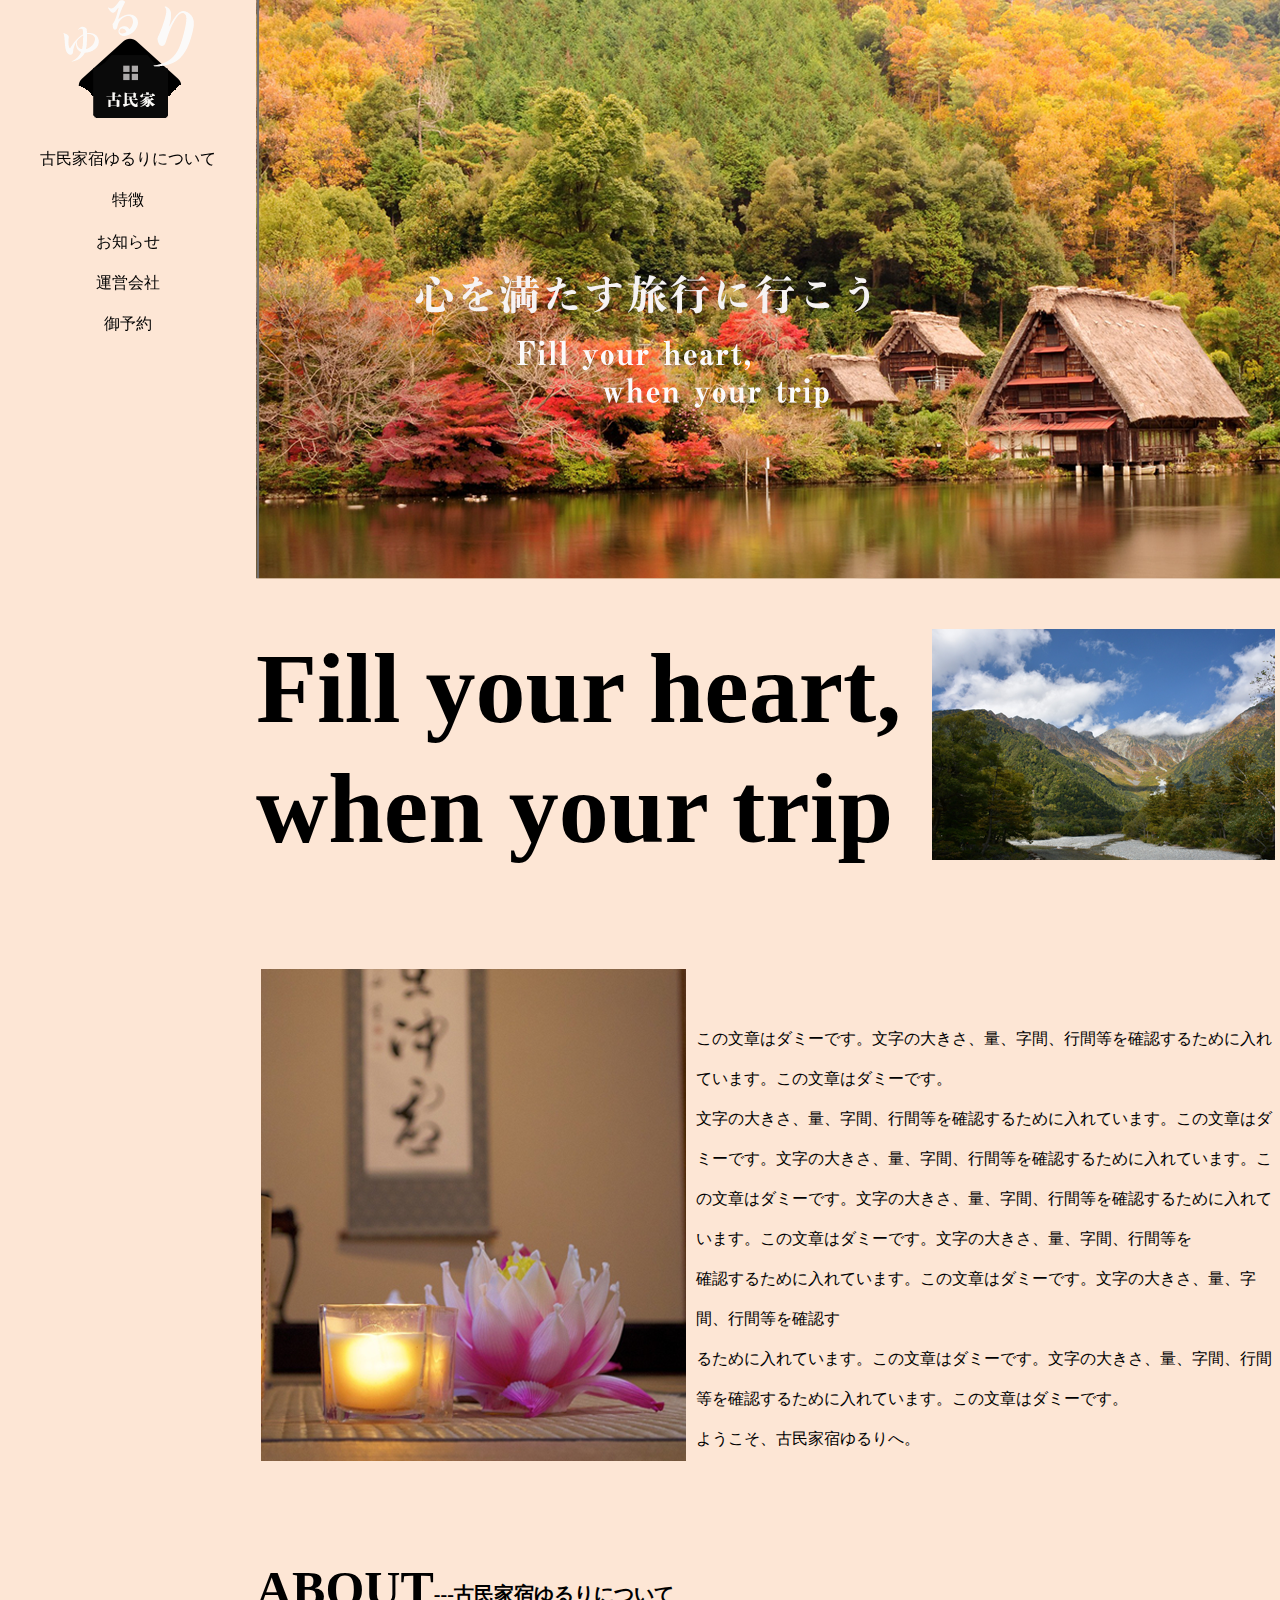
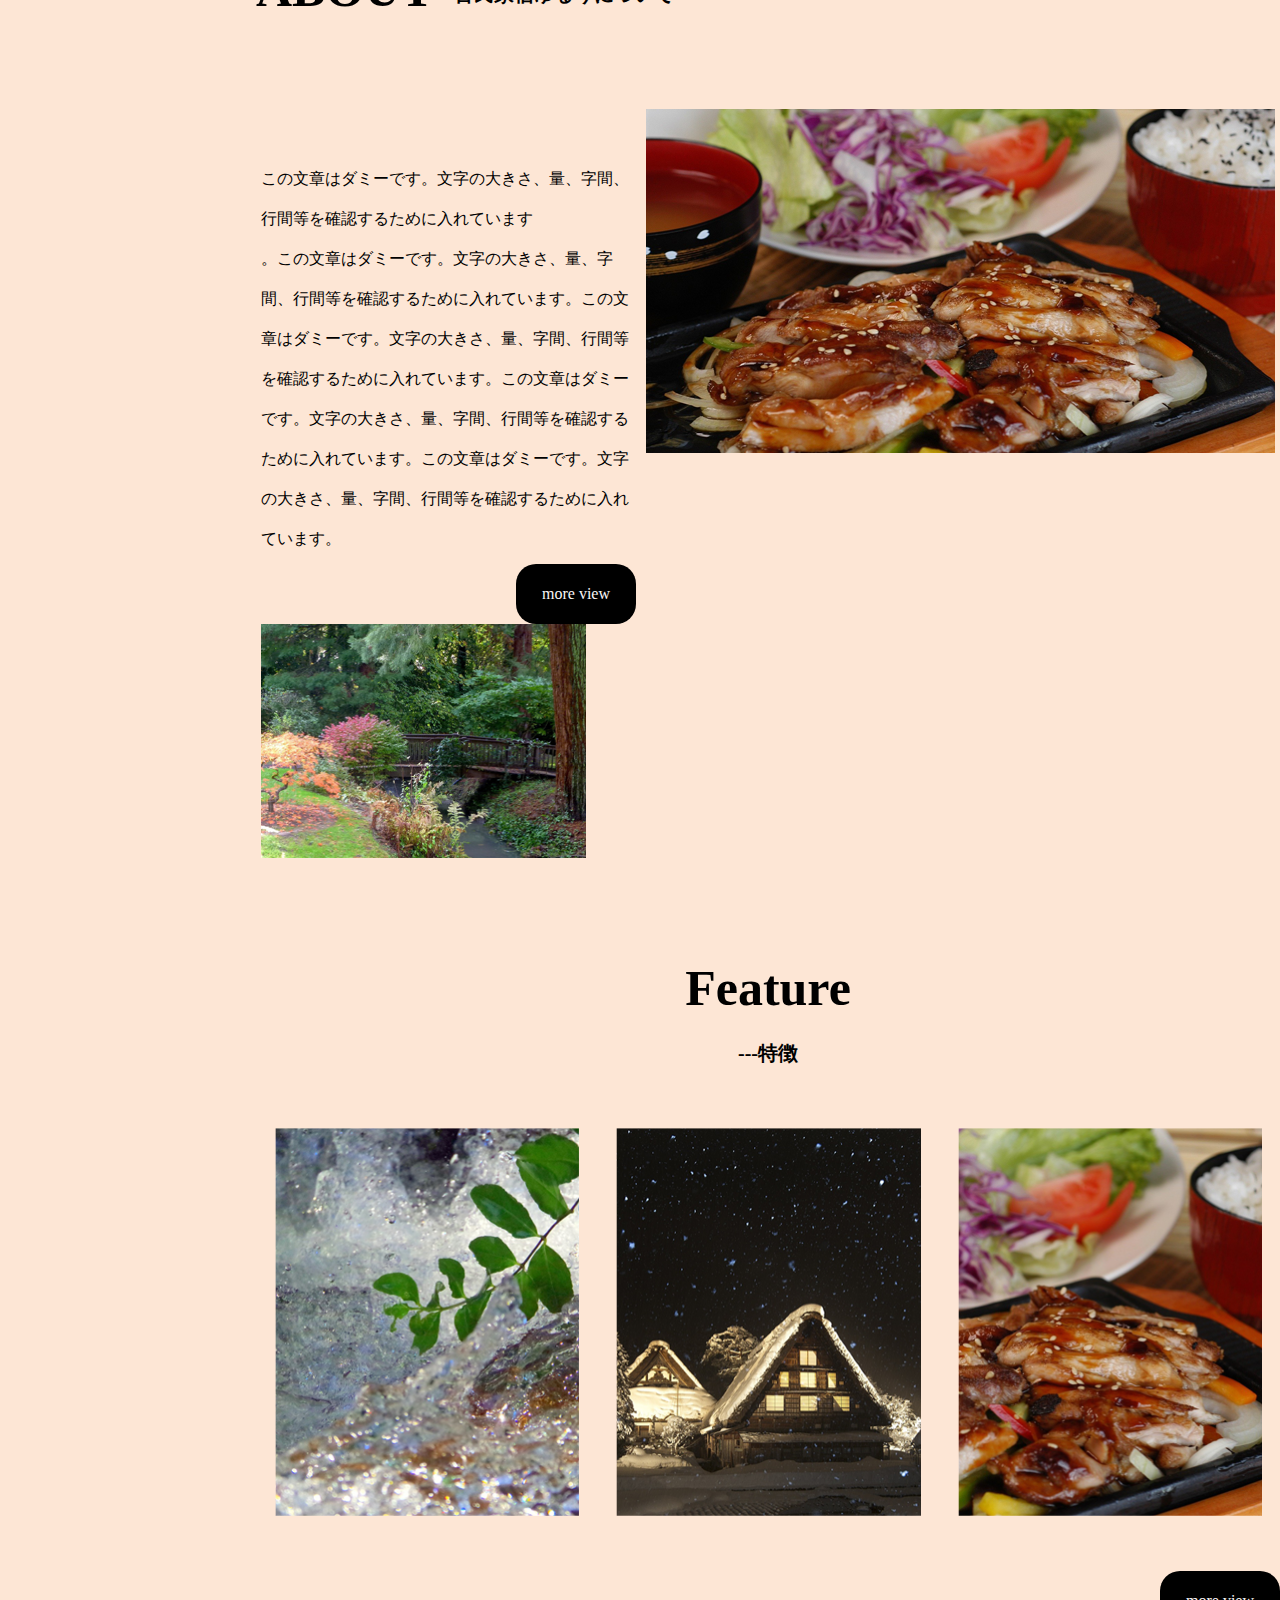
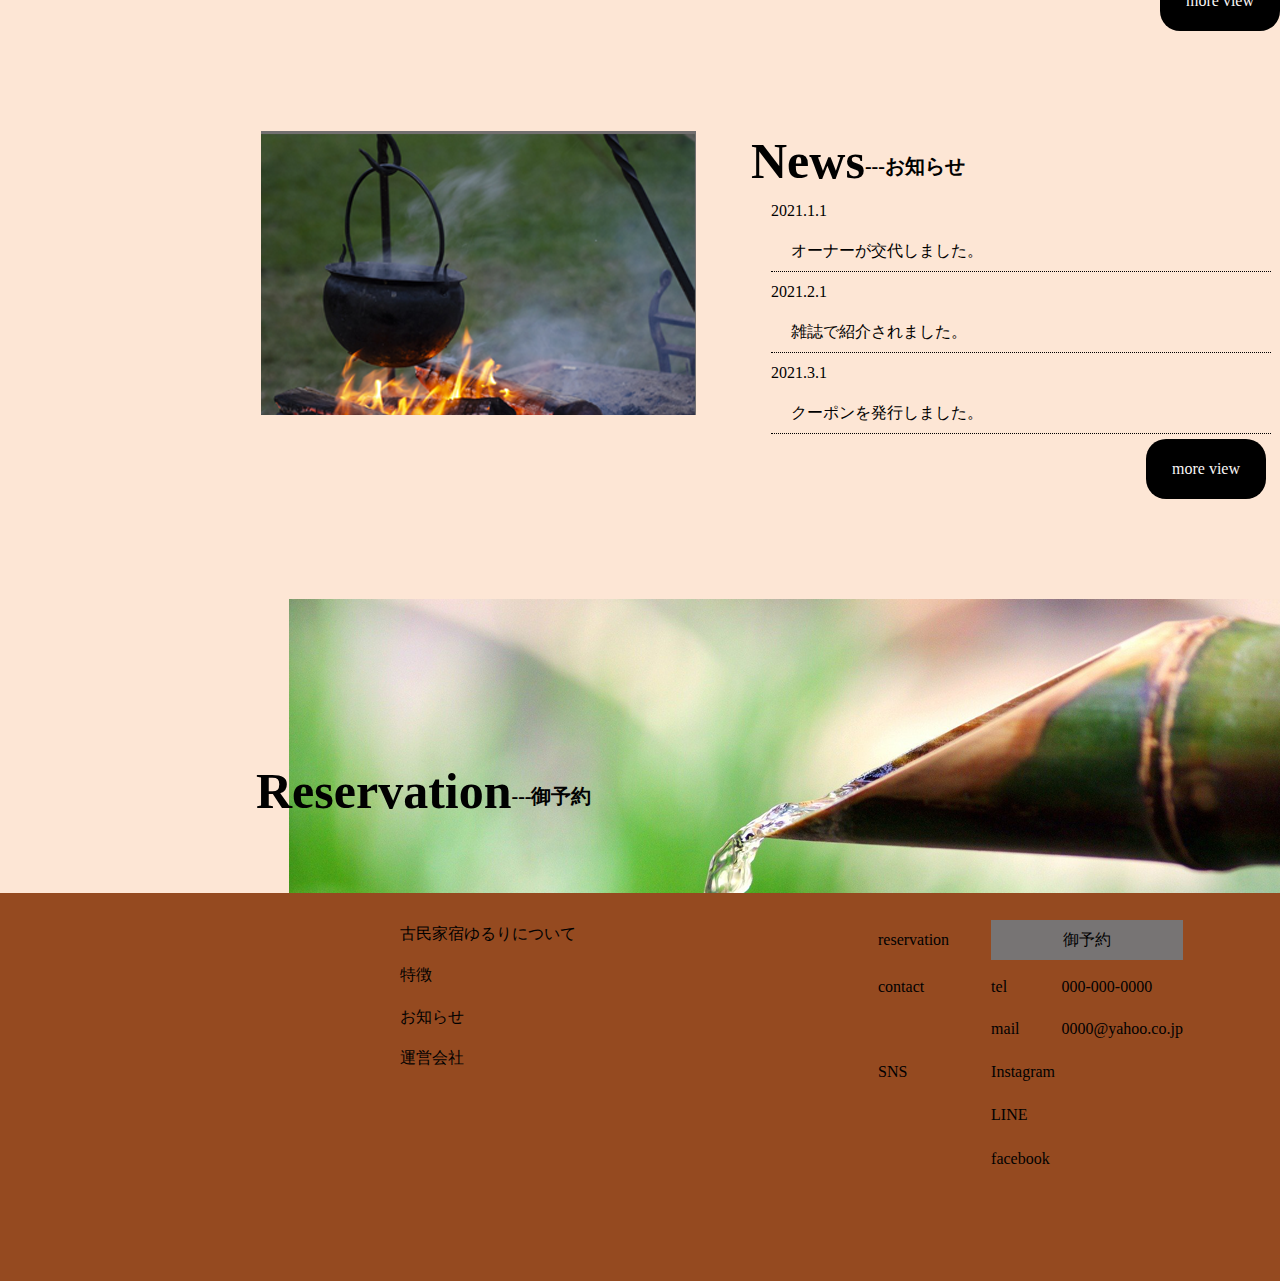
<file: index.html>
<!doctype html><html><head><meta charset="UTF-8"><meta name="keywords" content="旅館"><meta name="viewport" content="width=device-width, initial-scale=1"><meta name="description" content="このページは松本紗也加のportfolioです。">  <title>top｜古民家ゆるり</title><style type="text/css">* {padding: 0px;margin: 0px;border-style: none;vertical-align: middle;list-style-type: none;font-family: "Palatino Linotype", "Book Antiqua", Palatino, serif;font-style: normal;line-height: 2.5;}main {display: block;}body {background-color: #FDE6D5;}.all {/* [disabled]overflow: hidden; */}.side {/* [disabled]float: left; */width: 20%;text-align: center;height: 100%;position: fixed;left: 0px;top: 0px;}.right {/* [disabled]left: 250px; *//* [disabled]float: left; */width: 80%;margin-left: 20%;}.main-image {background-image: url(img/main-image.png);background-repeat: no-repeat;background-size: cover;background-position: center 0%;width: 100%;}.flex {padding: 50px 0px;display: flex;justify-content: space-between;}.flex p {padding: 0px 5px;}.flex-in {display: flex;flex-direction: column;}.flex-in p {padding: 0px 5px;}footer {display: flex;}h2 {font-size: 100px;line-height: 1.2;}h3 {font-size: 50px;line-height: 1.2;}h3 span  {font-size: 20px;line-height: normal;vertical-align: middle;}span:before {content: "---";}.flex-in   {padding-left: 0px;padding-top: 50px;padding-bottom: 50px;}.feature {margin: 0 auto;width: auto;}.feature .flex {justify-content: space-around;display: flex;}.news .flex-in p img {}.reservation p  {text-align: right;position: relative;}.reservation h3 {position: absolute;z-index: 999;margin-top: 130px;}.footer2 {margin-left: 100px;}.footer3 {margin-left: 300px;}footer {background-color: #954A20;width: １００％;padding-top: 20px;padding-bottom: 100px;padding-left: 300px;-webkit-box-sizing: border-box;-moz-box-sizing: border-box;box-sizing: border-box;}a  {text-decoration: none;color: #010101;}a:hover {color: #ACA9A9;}.footer-btn {padding: 0px 20px;background-color: #777474;margin: 5px 0px;text-align: center;}nav {margin-top: 20px;}.viewmore a   {background-color: #000000;border-radius: 20px;color: #FAF7F7;width: 100px;height: auto;float: none;margin-left: auto;margin-right: 0px;text-align: center;padding: 10px;margin-top: 5px;display: inline-block;}.viewmore p {text-align: right;}.feature h3 span {text-align: center;}.feature h3 {text-align: center;}.news dt {float: left;width: 500px;}.news dl {padding-left: 20px;}.news dd {padding-left: 20px;border-bottom: 1px dotted #000000;}.news .flex  {display: flex;justify-content: flex-start;}.news .flex h3, .news .flex dl {margin-left: 50px;}.footer3 td {padding-right: 40px;}.all {overflow: hidden;}</style><script type="text/javascript" src="js/jquery-3.5.1.min.js"></script></head><body><div class="all">    <div class="side">        <h1><a href="#"><img src="img/logo.png" width="131" height="118" alt="logo"/></a>        </h1>        <nav>            <ul>                <li><a href="about.html">古民家宿ゆるりについて</a></li>                <li><a href="feature.html">特徴</a></li>                <li><a href="news.html">お知らせ</a></li>                <li><a href="company.html">運営会社</a></li>                <li><a href="reservation.html">御予約</a></li>            </ul>        </nav>    </div>    <div class="right">                <div class="main-image"><img src="img/main-image.png" width="1080" height="579" alt="心を満たす良好に行こうfill your heart,when your trip"/></div>        <main>            <div class="next">                <div class="flex">                    <h2>Fill your heart,<br>                        when your trip                    </h2>                    <p><img src="img/photo-01.png" width="343" height="231" alt="山の画像"/></p>                </div>                <div class="flex">                    <p><img src="img/photo-02.png" width="425" height="492" alt="蝋燭と睡蓮"/></p>                    <div class="flex-in">                        <p>この文章はダミーです。文字の大きさ、量、字間、行間等を確認するために入れています。この文章はダミーです。</p>                        <p>文字の大きさ、量、字間、行間等を確認するために入れています。この文章はダミーです。文字の大きさ、量、字間、行間等を確認するために入れています。この文章はダミーです。文字の大きさ、量、字間、行間等を確認するために入れています。この文章はダミーです。文字の大きさ、量、字間、行間等を</p>                        <p>確認するために入れています。この文章はダミーです。文字の大きさ、量、字間、行間等を確認す</p>                        <p>るために入れています。この文章はダミーです。文字の大きさ、量、字間、行間等を確認するために入れています。この文章はダミーです。</p>                        <p>ようこそ、古民家宿ゆるりへ。</p>                    </div>                </div>            </div>                                                <section class="about">                <h3>ABOUT<span>古民家宿ゆるりについて</span></h3><br>    <div class="flex">        <div class="flex-in"><p>この文章はダミーです。文字の大きさ、量、字間、行間等を確認するために入れています</p>            <p>。この文章はダミーです。文字の大きさ、量、字間、行間等を確認するために入れています。この文章はダミーです。文字の大きさ、量、字間、行間等を確認するために入れています。この文章はダミーです。文字の大きさ、量、字間、行間等を確認するために入れています。この文章はダミーです。文字の大きさ、量、字間、行間等を確認するために入れています。<br>            </p>            <div class="viewmore">                <p><a href="about.html">more view</a></p>            </div>            <p><img src="img/photo-04.png" width="325" height="234" alt="庭園の中の橋"/></p>            </div>        <p><img src="img/photo-03.png" width="629" height="344" alt="照り焼き"/></p>    </div>            </section>            <div class="feature">                <h3>Feature<br><span>特徴</span></h3>                <div class="flex">                    <p><a href="feature.html"><img src="img/photo1.png" width="304" height="388" alt="水"/></a></p>                    <p><a href="feature.html"><img src="img/photo2.png" width="305" height="388" alt="夜空"/></a></p>                    <p><a href="feature.html"><img src="img/photo3.png" width="304" height="388" alt="照り焼き"/></a></p>                </div>                <div class="viewmore">                    <p><a href="feature.html">more view</a></p>                </div>            </div>            <div class="news">                <div class="flex">                        <div class="flex-in">                            <p><img src="img/photo-05.png" width="435" height="284" alt="火"/></p>                        </div>                    <div class="flex-in">                        <h3>News<span>お知らせ</span></h3>                        <dl>                            <dt>2021.1.1</dt>                            <dd>オーナーが交代しました。</dd>                            <dt>2021.2.1</dt>                            <dd>雑誌で紹介されました。</dd>                            <dt>2021.3.1</dt>                            <dd>クーポンを発行しました。</dd>                        </dl>                        <div class="viewmore">                            <p><a href="news.html">more view</a></p>                        </div>                    </div>                </div>            </div>            <div class="reservation">                <h3><a href="reservation.html">Reservation<span>御予約</span></a></h3>                <p><a href="reservation.html"><img src="img/photo-06.png" width="991" height="294" alt="鹿威し"/></a></p>            </div>        </main>     </div></div>        <footer>                        <div class="footer2">                <ul>                    <li><a href="about.html">古民家宿ゆるりについて</a></li>                    <li><a href="feature.html">特徴</a></li>                    <li><a href="news.html">お知らせ</a></li>                    <li><a href="company.html">運営会社</a></li>                </ul>            </div>              <div class="footer3">                <table>                    <tbody>                        <tr>                            <td>reservation</td>                            <td colspan="2"><a href="reservation.html">                                <div class="footer-btn">御予約</div>                            </a></td>                        </tr>                        <tr>                            <td>contact</td>                            <td>tel </td>                            <td>000-000-0000</td>                        </tr>                        <tr>                            <td>&nbsp;</td>                            <td>mail</td>                            <td>0000@yahoo.co.jp</td>                        </tr>                        <tr>                            <td>SNS</td>                            <td colspan="2"><a href="#">Instagram</a></td>                        </tr>                        <tr>                            <td>&nbsp;</td>                            <td colspan="2"><a href="#">LINE</a></td>                        </tr>                        <tr>                            <td>&nbsp;</td>                            <td colspan="2"><a href="#">facebook</a></td>                        </tr>                    </tbody>                </table>            </div>        </footer></body></html>
</file>
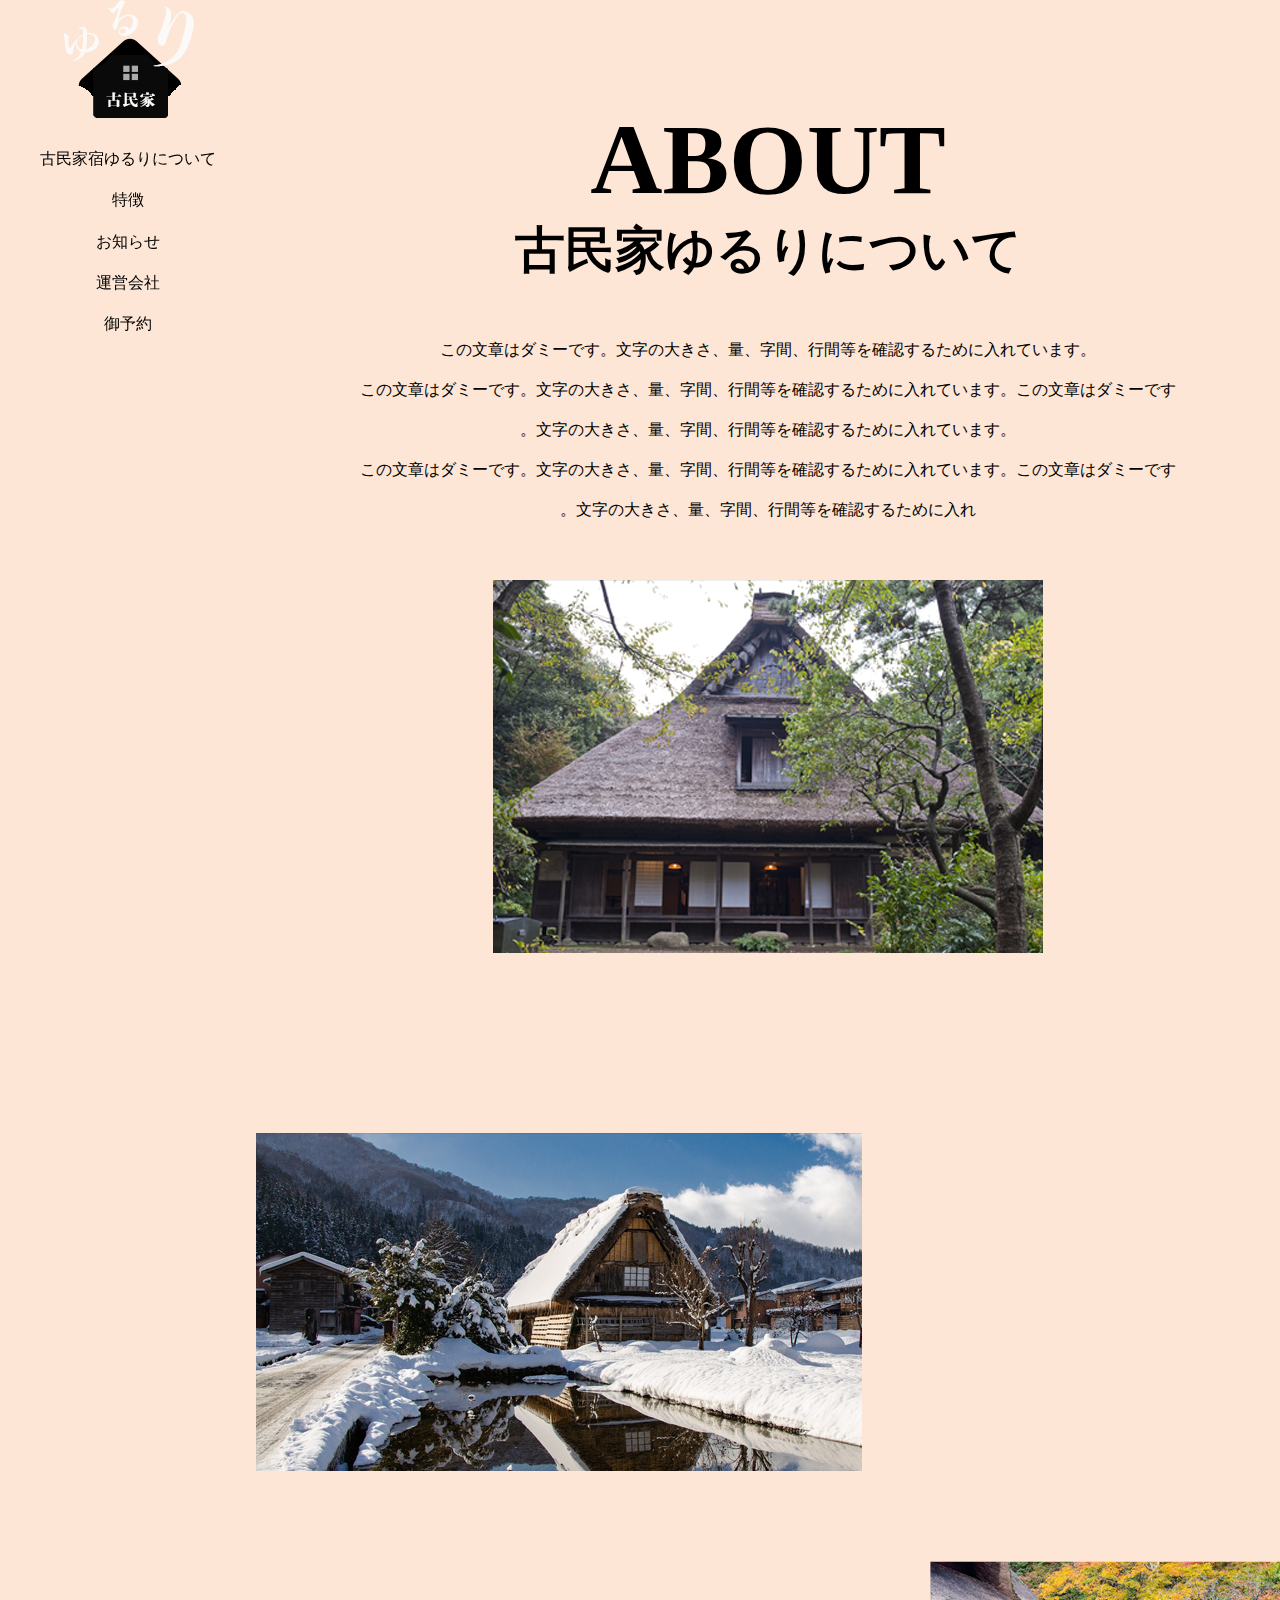
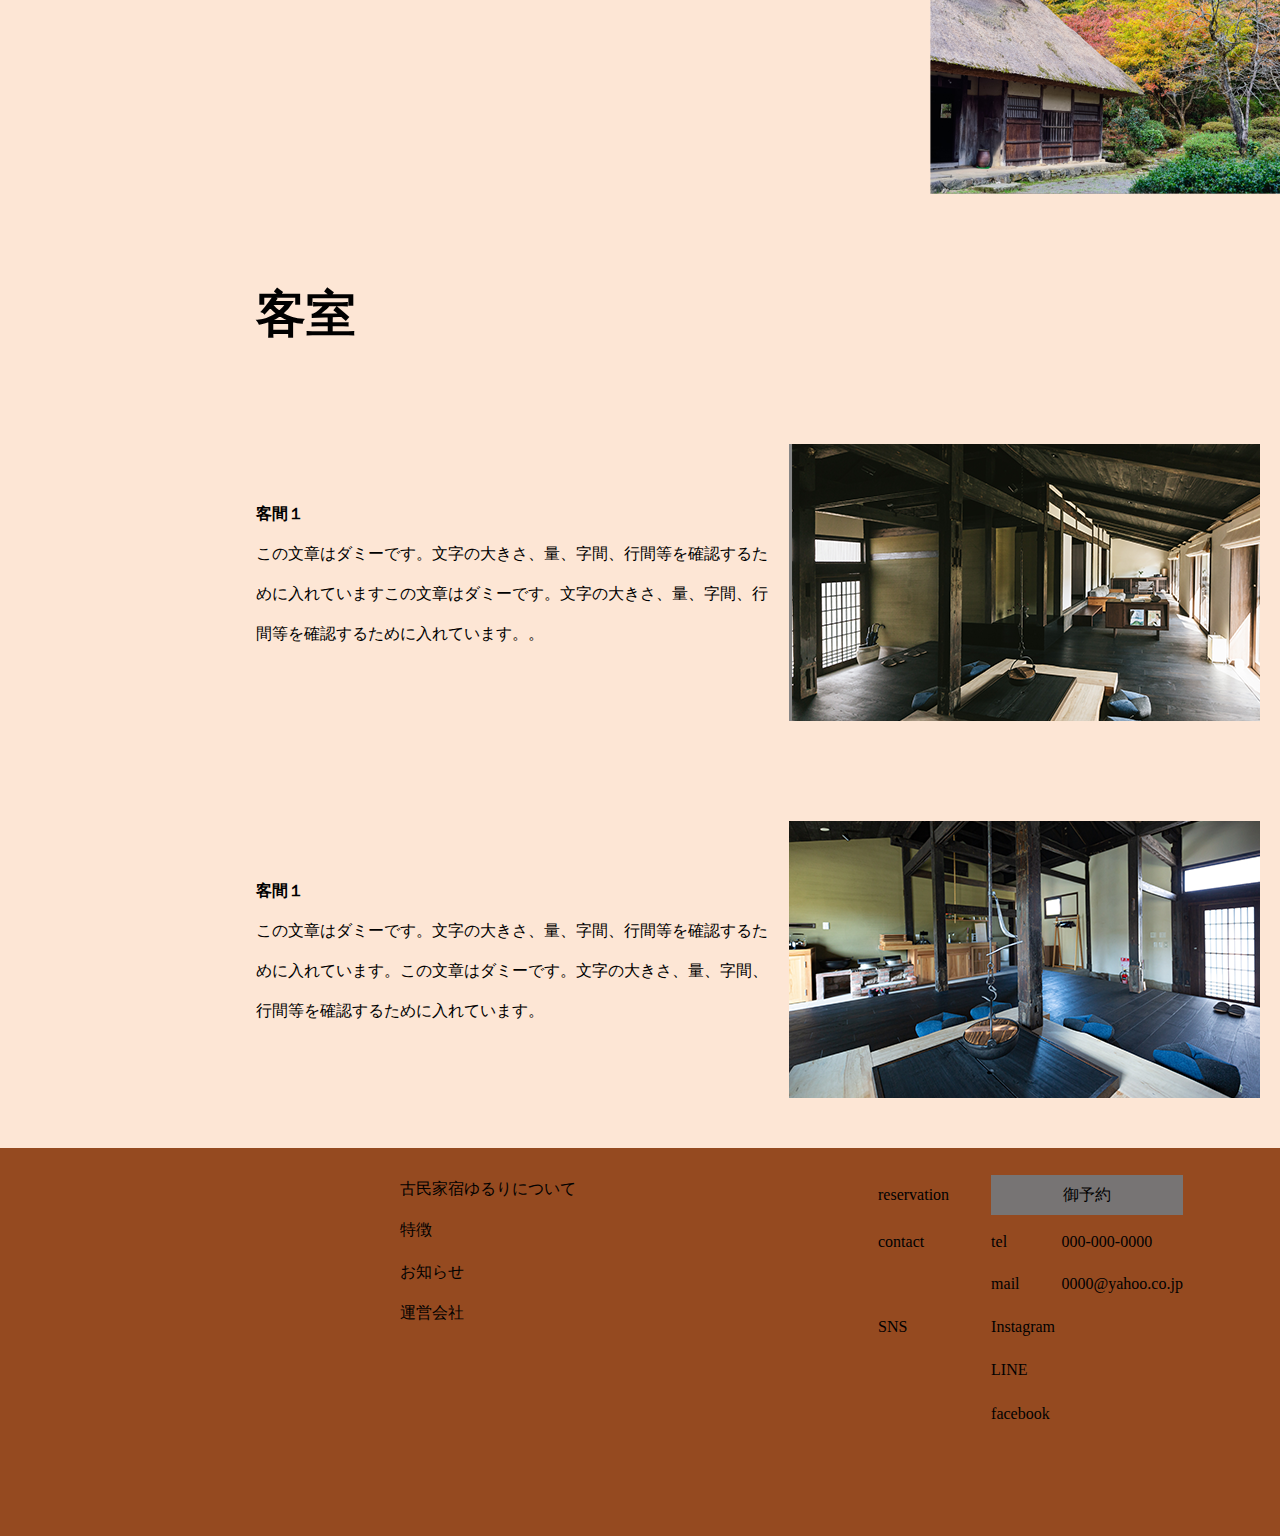
<file: about.html>
<!doctype html><html><head><meta charset="UTF-8"><meta name="keywords" content="旅館"><meta name="viewport" content="width=device-width, initial-scale=1"><meta name="description" content="このページは松本紗也加のportfolioです。">  <title>about｜古民家ゆるり</title><style type="text/css">* {padding: 0px;margin: 0px;border-style: none;vertical-align: middle;list-style-type: none;font-family: "Palatino Linotype", "Book Antiqua", Palatino, serif;font-style: normal;line-height: 2.5;}main {display: block;}body {background-color: #FDE6D5;}.all {/* [disabled]overflow: hidden; */}.side {/* [disabled]float: left; */width: 20%;text-align: center;height: 100%;position: fixed;left: 0px;top: 0px;}.right {/* [disabled]left: 250px; *//* [disabled]float: left; */width: 80%;margin-left: 20%;}.main-image {background-image: url(img/main-image.png);background-repeat: no-repeat;background-size: cover;background-position: center 0%;width: 100%;}.flex {padding-top: 50px;padding-right: 0px;padding-bottom: 50px;display: flex;}.flex-in {display: flex;flex-direction: column;padding: 50px 0px;text-align: left;}h2 {font-size: 100px;line-height: 1.2;}h3 {font-size: 50px;line-height: 1.2;padding-bottom: 50px;}h3 span  {font-size: 20px;line-height: normal;vertical-align: middle;}span:before {content: "---";}.footer2 {margin-left: 100px;}.footer3 {margin-left: 300px;}footer {background-color: #954A20;width: １００％;padding-top: 20px;padding-bottom: 100px;padding-left: 300px;-webkit-box-sizing: border-box;-moz-box-sizing: border-box;box-sizing: border-box;display: flex;}a {text-decoration: none;color: #010101;}a:hover {color: #ACA9A9;}.footer-btn {padding: 0px 20px;background-color: #777474;margin: 5px 0px;text-align: center;}nav {margin-top: 20px;}.footer3 td {padding-right: 40px;}.all {overflow: hidden;}.right main h2 {text-align: center;}.right main .ttl_sub {text-align: center;}.p_center   {text-align: center;margin-bottom: 20vh;}.p_left   {text-align: left;}.p_right   {text-align: right;margin-top: 10vh;margin-bottom: 10vh;}.flex p img {padding: 0px 20px;}.about p {text-align: center;}.about {padding-top: 100px;padding-bottom: 50px;}</style><script type="text/javascript" src="js/jquery-3.5.1.min.js"></script></head><body><div class="all">    <div class="side">        <h1><a href="index.html"><img src="img/logo.png" width="131" height="118" alt="logo"/></a>        </h1>        <nav>            <ul>                <li><a href="about.html">古民家宿ゆるりについて</a></li>                <li><a href="feature.html">特徴</a></li>                <li><a href="news.html">お知らせ</a></li>                <li><a href="company.html">運営会社</a></li>                <li><a href="reservation.html">御予約</a></li>            </ul>        </nav>    </div>    <div class="right">        <main>            <section class="about">    <h2>ABOUT</h2>                <h3 class="ttl_sub">古民家ゆるりについて</h3>                                <p>この文章はダミーです。文字の大きさ、量、字間、行間等を確認するために入れています。</p>                <p>この文章はダミーです。文字の大きさ、量、字間、行間等を確認するために入れています。この文章はダミーです</p>                <p>。文字の大きさ、量、字間、行間等を確認するために入れています。</p>                <p>この文章はダミーです。文字の大きさ、量、字間、行間等を確認するために入れています。この文章はダミーです</p>                <p>。文字の大きさ、量、字間、行間等を確認するために入れ</p>              </section>            <section class="about_sub">                <p class="p_center"><img src="img/aboutphoto3.png" width="550" height="373" alt="茅葺きの家"/></p>                <p class="p_left"><img src="img/aboutphoto2.png" width="606" height="338" alt="雪の家"/></p>                <p class="p_right"><img src="img/aboutphoto1.png" width="350" height="233" alt="秋の家"/></p>            </section>            <section class="room">                 <h3>客室</h3>                <div class="flex">                    <div class="flex-in">                        <h4>客間１</h4>                        <p>この文章はダミーです。文字の大きさ、量、字間、行間等を確認するために入れていますこの文章はダミーです。文字の大きさ、量、字間、行間等を確認するために入れています。。</p>                    </div>                    <p><img src="img/room1.png" width="471" height="277" alt="日本家屋の中"/></p>                    </div>                <div class="flex">                    <div class="flex-in">                        <h4>客間１</h4>                        <p>この文章はダミーです。文字の大きさ、量、字間、行間等を確認するために入れています。この文章はダミーです。文字の大きさ、量、字間、行間等を確認するために入れています。</p>                    </div>                    <p><img src="img/romm2.png" width="471" height="277" alt="日本家屋の中"/></p>              </div>            </section>        </main>     </div></div>        <footer>                        <div class="footer2">                <ul>                    <li><a href="about.html">古民家宿ゆるりについて</a></li>                    <li><a href="feature.html">特徴</a></li>                    <li><a href="news.html">お知らせ</a></li>                    <li><a href="company.html">運営会社</a></li>                </ul>            </div>              <div class="footer3">                <table>                    <tbody>                        <tr>                            <td>reservation</td>                            <td colspan="2"><a href="reservation.html">                                <div class="footer-btn">御予約</div>                            </a></td>                        </tr>                        <tr>                            <td>contact</td>                            <td>tel </td>                            <td>000-000-0000</td>                        </tr>                        <tr>                            <td>&nbsp;</td>                            <td>mail</td>                            <td>0000@yahoo.co.jp</td>                        </tr>                        <tr>                            <td>SNS</td>                            <td colspan="2"><a href="#">Instagram</a></td>                        </tr>                        <tr>                            <td>&nbsp;</td>                            <td colspan="2"><a href="#">LINE</a></td>                        </tr>                        <tr>                            <td>&nbsp;</td>                            <td colspan="2"><a href="#">facebook</a></td>                        </tr>                    </tbody>                </table>            </div>        </footer></body></html>
</file>
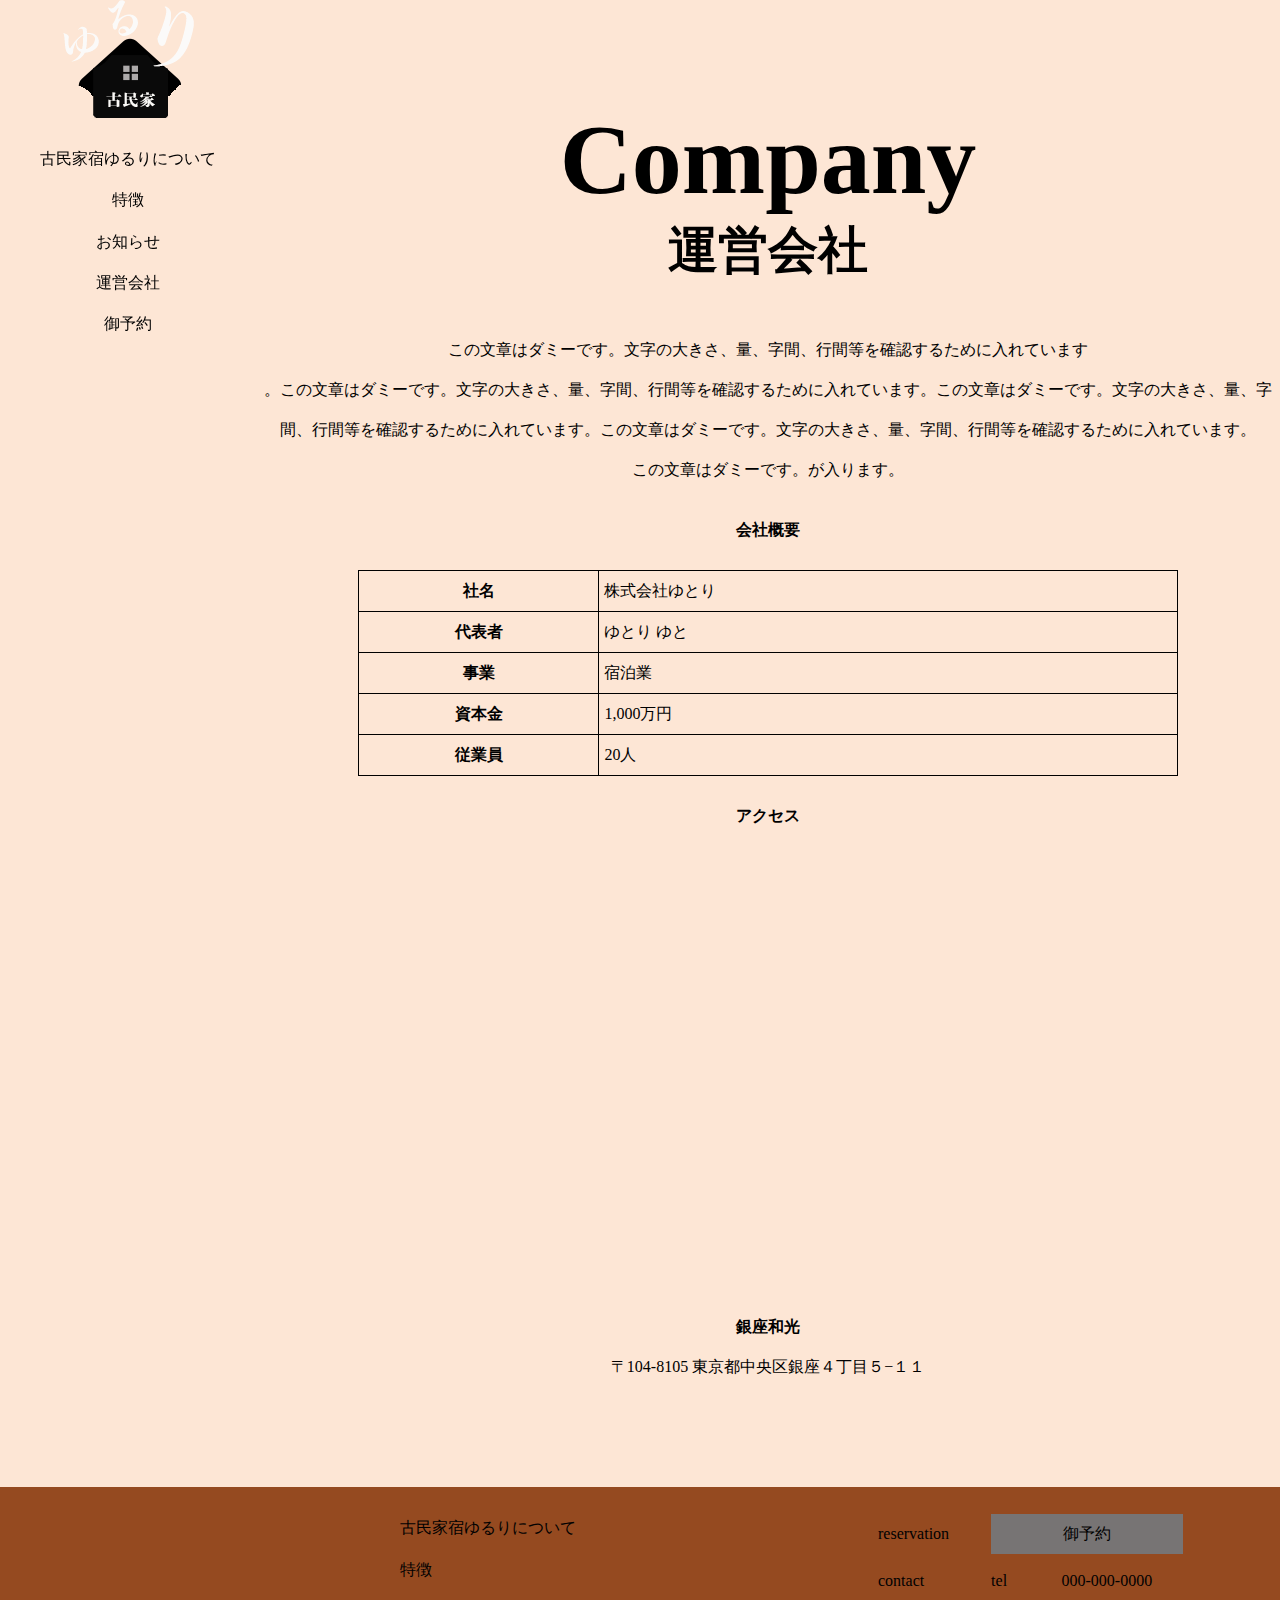
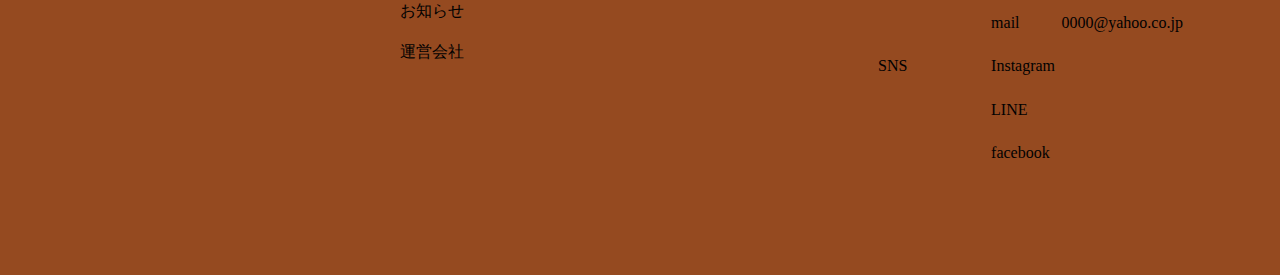
<file: company.html>
<!doctype html><html><head><meta charset="UTF-8"><meta name="keywords" content="旅館"><meta name="viewport" content="width=device-width, initial-scale=1"><meta name="description" content="このページは松本紗也加のportfolioです。"><title>company｜古民家ゆるり</title><style type="text/css">* {padding: 0px;margin: 0px;border-style: none;vertical-align: middle;list-style-type: none;font-family: "Palatino Linotype", "Book Antiqua", Palatino, serif;font-style: normal;line-height: 2.5;}main {display: block;}body {background-color: #FDE6D5;}.all {/* [disabled]overflow: hidden; */}.side {/* [disabled]float: left; */width: 20%;text-align: center;height: 100%;position: fixed;left: 0px;top: 0px;}.right {/* [disabled]left: 250px; *//* [disabled]float: left; */width: 80%;margin-left: 20%;}.main-image {background-image: url(img/main-image.png);background-repeat: no-repeat;background-size: cover;background-position: center 0%;width: 100%;}.flex {padding-top: 50px;padding-right: 0px;padding-bottom: 50px;display: flex;-webkit-box-sizing: border-box;-moz-box-sizing: border-box;box-sizing: border-box;align-items: center;}.flex-in {display: flex;flex-direction: column;text-align: left;padding-right: 20px;}footer {display: flex;}h2 {font-size: 100px;line-height: 1.2;text-align: center;}h3 {font-size: 50px;line-height: 1.2;padding-bottom: 50px;}h3 span  {font-size: 20px;line-height: normal;vertical-align: middle;}span:before {content: "---";}.flex-in   {padding-left: 0px;padding-top: 50px;padding-bottom: 50px;}.footer2 {margin-left: 100px;}.footer3 {margin-left: 300px;}footer {background-color: #954A20;width: １００％;padding-top: 20px;padding-bottom: 100px;padding-left: 300px;-webkit-box-sizing: border-box;-moz-box-sizing: border-box;box-sizing: border-box;}a {text-decoration: none;color: #010101;}a:hover {color: #ACA9A9;}.footer-btn {padding: 0px 20px;background-color: #777474;margin: 5px 0px;text-align: center;}nav {margin-top: 20px;}.footer3 td {padding-right: 40px;border-style: none;}.all {overflow: hidden;}.right main h2 {text-align: center;}.right main .ttl_sub {text-align: center;}.commpany table {margin: 0 auto;width: 800px;}.commpany table td {text-align: left;}h4 {margin: 20px 0px;text-align: center;}.commpany p {text-align: center;}section {padding-top: 100px;padding-bottom: 100px;}.commpany th ,td{border: 1px solid #000000;border-collapse: collapse;}.commpany table {width: 80%;border-collapse: collapse;}.commpany td {padding-left: 5px;}</style><script type="text/javascript" src="js/jquery-3.5.1.min.js"></script></head><body><div class="all">    <div class="side">        <h1><a href="index.html"><img src="img/logo.png" width="131" height="118" alt=""/></a>        </h1>        <nav>            <ul>                <li><a href="about.html">古民家宿ゆるりについて</a></li>                <li><a href="feature.html">特徴</a></li>                <li><a href="news.html">お知らせ</a></li>                <li><a href="company.html">運営会社</a></li>                <li><a href="reservation.html">御予約</a></li>            </ul>        </nav>    </div>    <div class="right">        <main>            <section class="commpany">                <h2>Company</h2>                <h3 class="ttl_sub">運営会社</h3>                                <p>この文章はダミーです。文字の大きさ、量、字間、行間等を確認するために入れています</p>                <p>。この文章はダミーです。文字の大きさ、量、字間、行間等を確認するために入れています。この文章はダミーです。文字の大きさ、量、字間、行間等を確認するために入れています。この文章はダミーです。文字の大きさ、量、字間、行間等を確認するために入れています。</p>                <p>この文章はダミーです。が入ります。</p>                <h4>会社概要</h4>                <dl>                            <table>                                <tbody>                                    <tr>                                        <th scope="row">社名</th>                                        <td>株式会社ゆとり</td>                                    </tr>                                    <tr>                                        <th scope="row">代表者</th>                                        <td>ゆとり ゆと</td>                                    </tr>                                    <tr>                                        <th scope="row">事業</th>                                        <td>宿泊業</td>                                    </tr>                                    <tr>                                        <th scope="row">資本金</th>                                        <td>1,000万円</td>                                    </tr>                                    <tr>                                        <th scope="row">従業員</th>                                        <td>20人</td>                                    </tr>                                </tbody>                            </table>                 </dl>                <h4>アクセス</h4>                <p><iframe src="https://www.google.com/maps/embed?pb=!1m18!1m12!1m3!1d3241.2171185874063!2d139.76263361467727!3d35.6716555381057!2m3!1f0!2f0!3f0!3m2!1i1024!2i768!4f13.1!3m3!1m2!1s0x60188be67f079b9d%3A0x65bf40986312de69!2z5ZKM5YWJ5pys6aSo!5e0!3m2!1sja!2sjp!4v1610706354740!5m2!1sja!2sjp" width="600" height="450" frameborder="0" style="border:0;" allowfullscreen="" aria-hidden="false" tabindex="0"></iframe></p>                <p><strong>銀座和光</strong></p>                <p>〒104-8105 東京都中央区銀座４丁目５−１１</p>            </section>        </main>     </div></div>        <footer>                        <div class="footer2">                <ul>                    <li><a href="about.html">古民家宿ゆるりについて</a></li>                    <li><a href="feature.html">特徴</a></li>                    <li><a href="news.html">お知らせ</a></li>                    <li><a href="company.html">運営会社</a></li>                </ul>            </div>              <div class="footer3">                <table>                    <tbody>                        <tr>                            <td>reservation</td>                            <td colspan="2"><a href="reservation.html">                                <div class="footer-btn">御予約</div>                            </a></td>                        </tr>                        <tr>                            <td>contact</td>                            <td>tel </td>                            <td>000-000-0000</td>                        </tr>                        <tr>                            <td>&nbsp;</td>                            <td>mail</td>                            <td>0000@yahoo.co.jp</td>                        </tr>                        <tr>                            <td>SNS</td>                            <td colspan="2"><a href="#">Instagram</a></td>                        </tr>                        <tr>                            <td>&nbsp;</td>                            <td colspan="2"><a href="#">LINE</a></td>                        </tr>                        <tr>                            <td>&nbsp;</td>                            <td colspan="2"><a href="#">facebook</a></td>                        </tr>                    </tbody>                </table>            </div>        </footer></body></html>
</file>
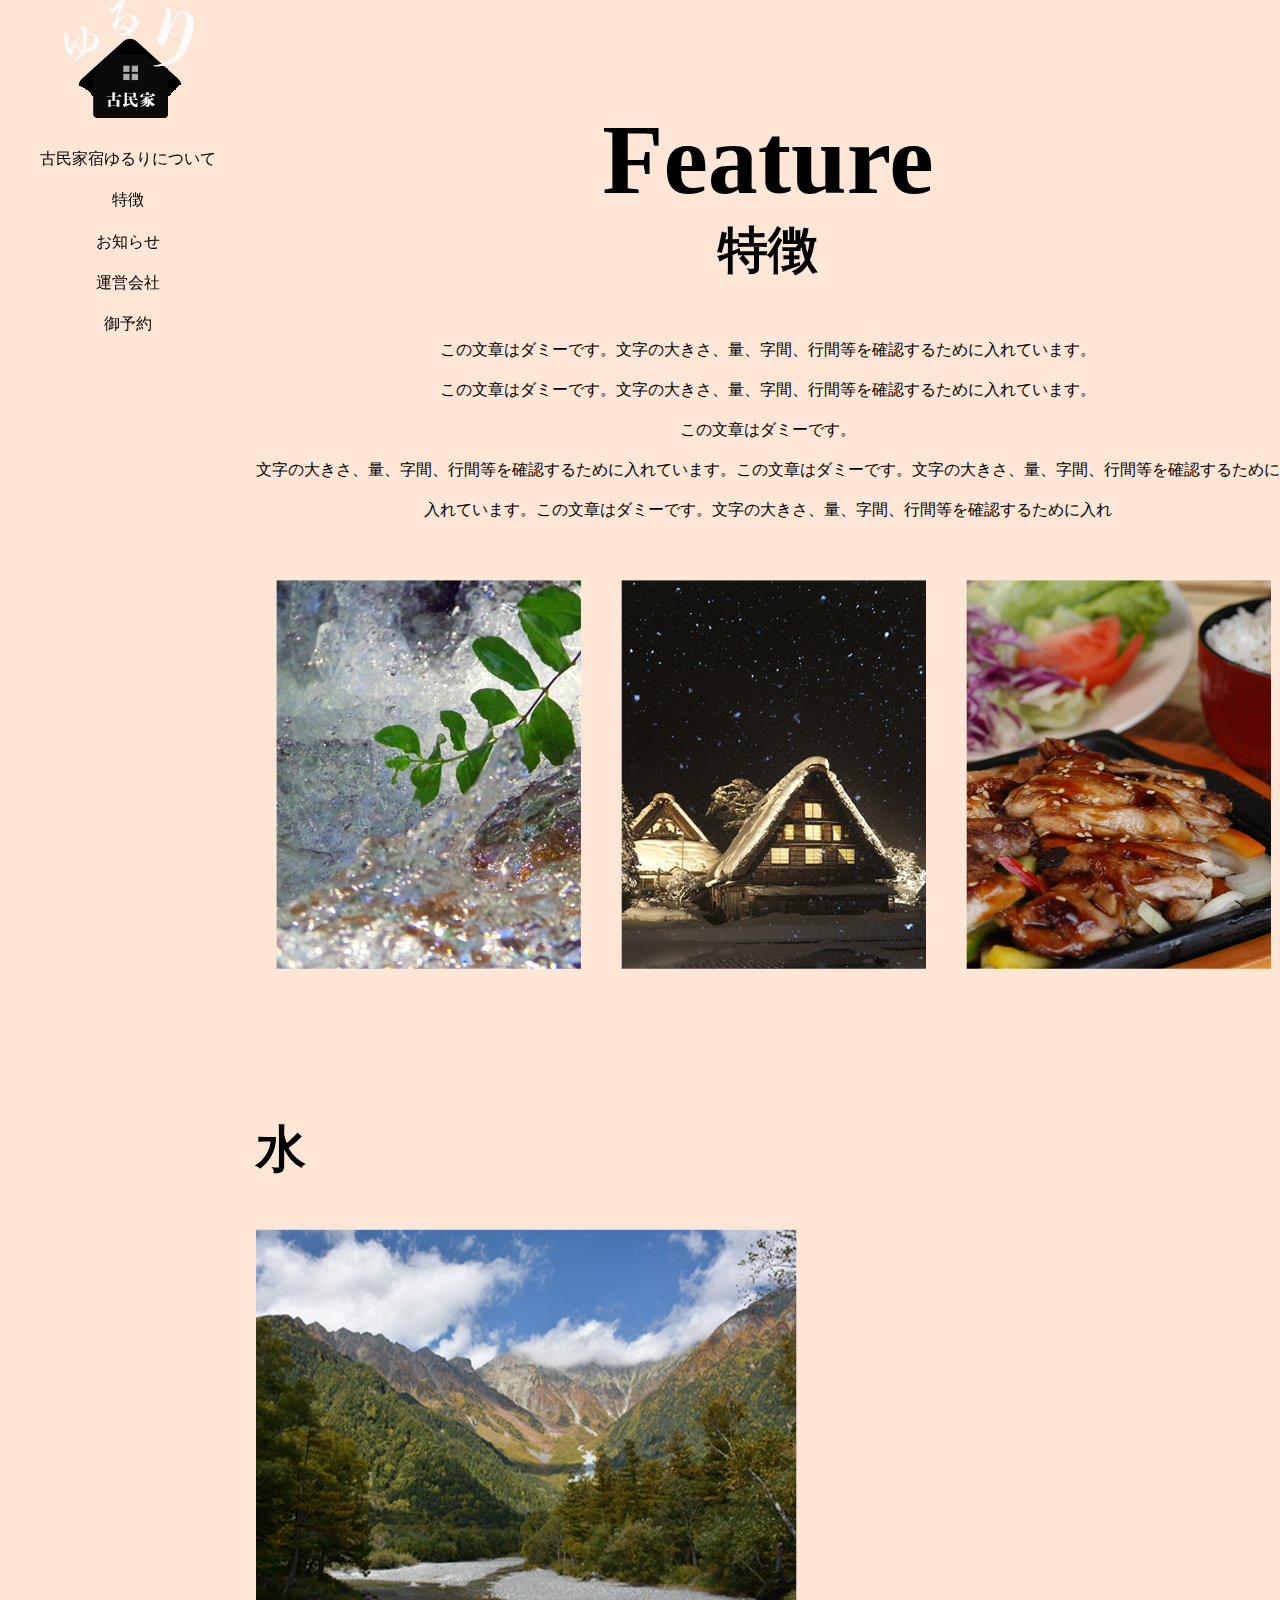
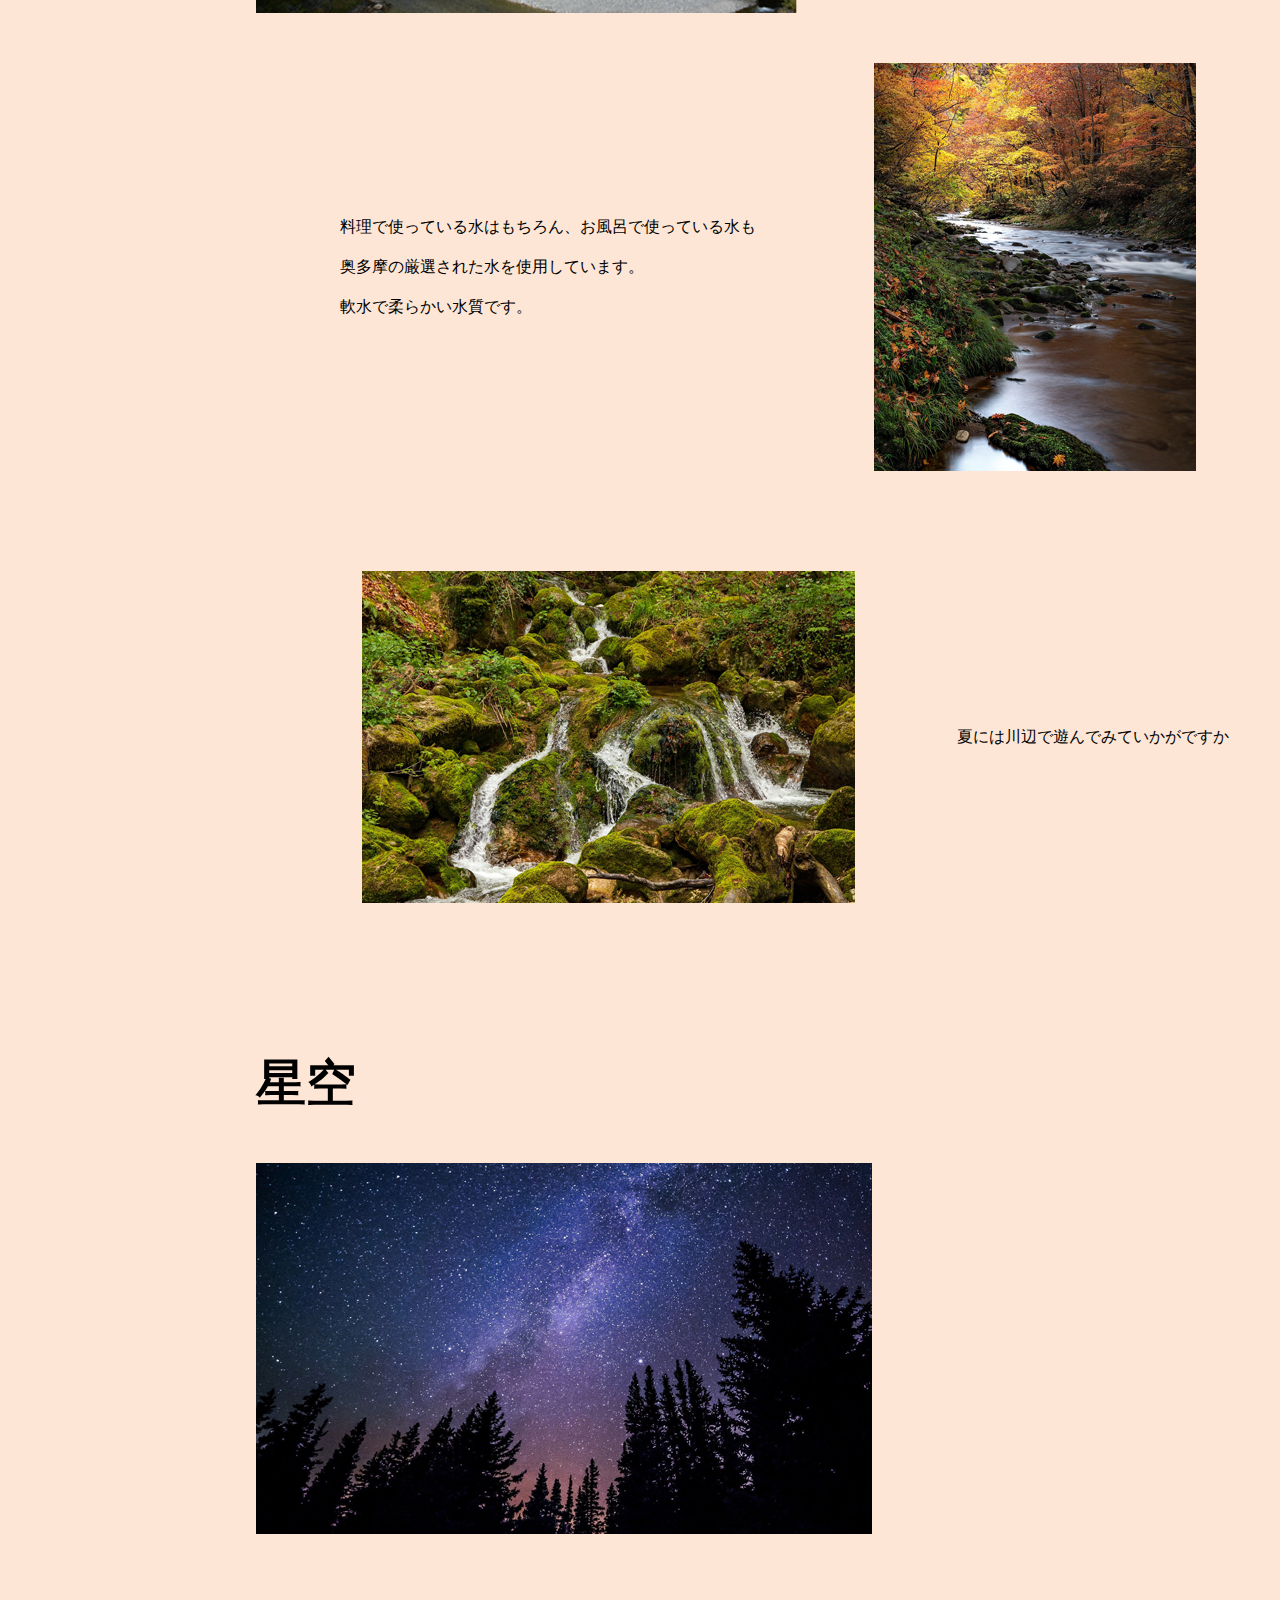
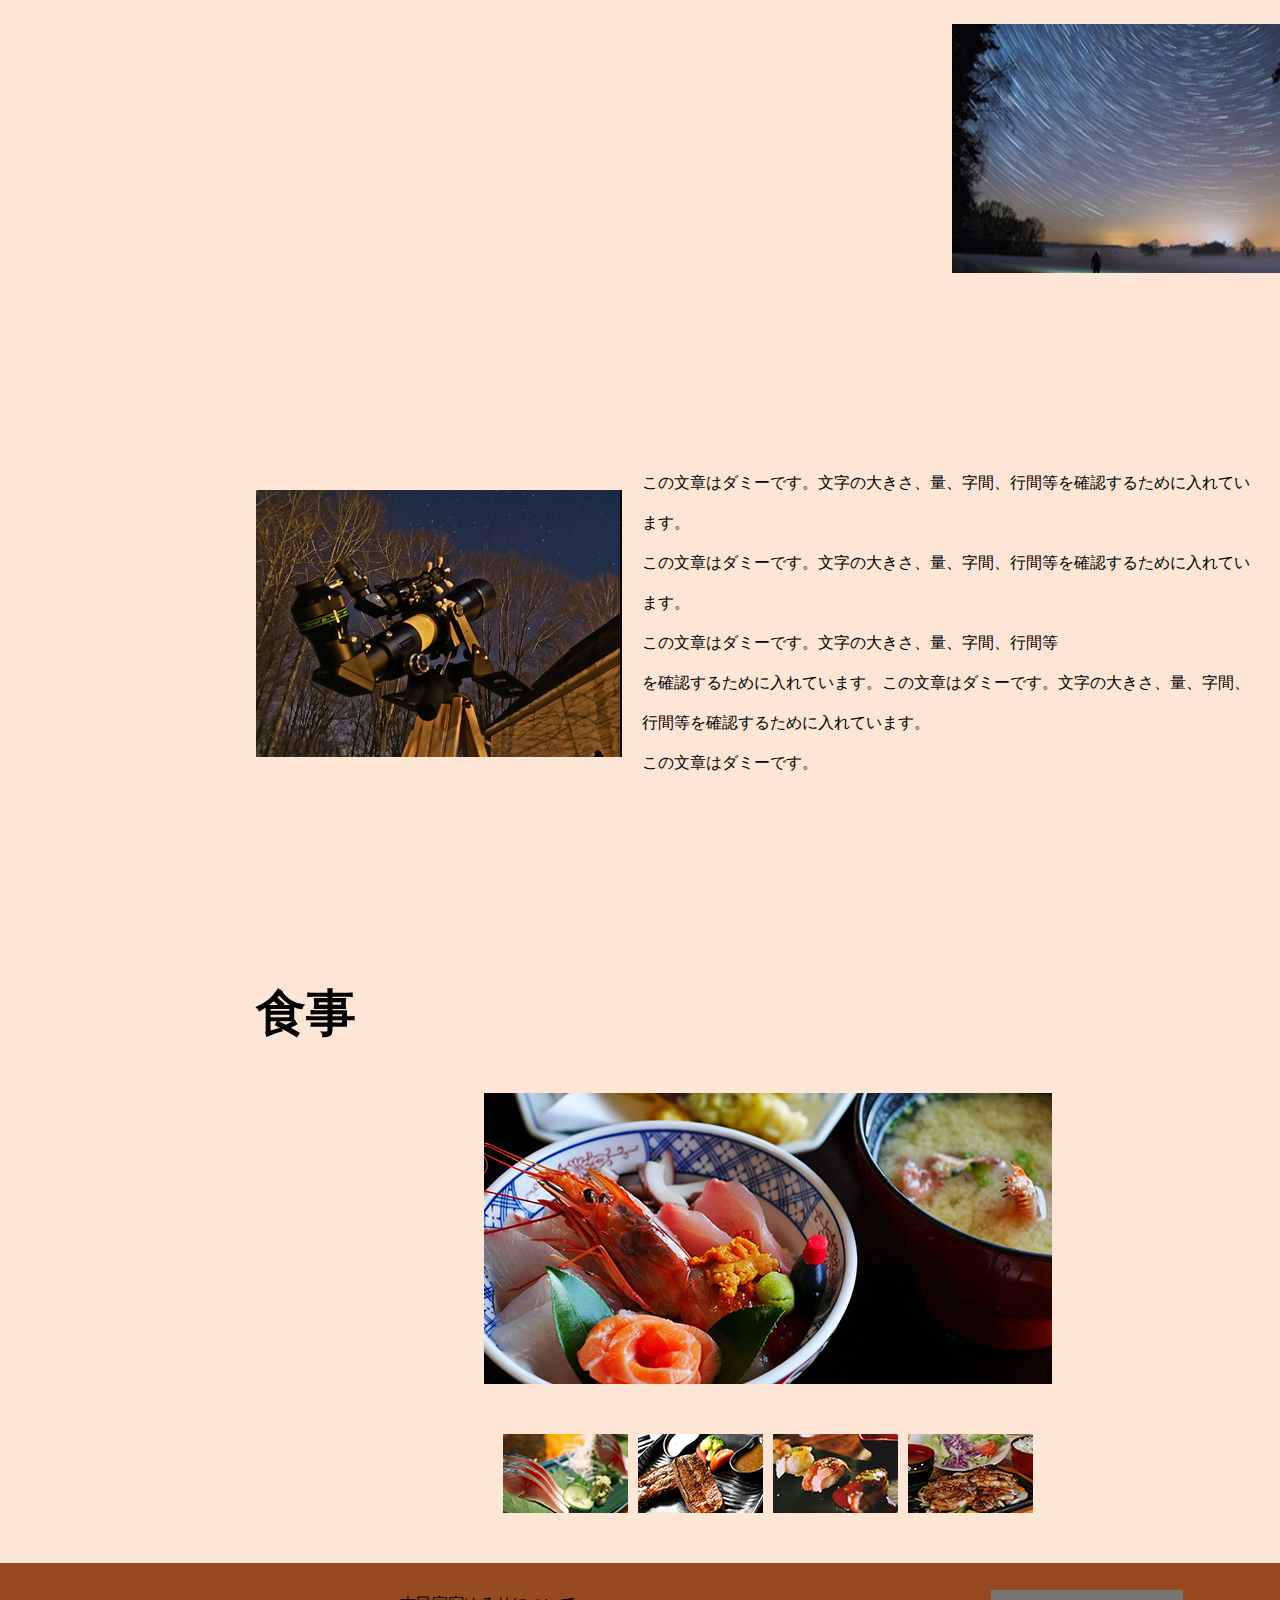
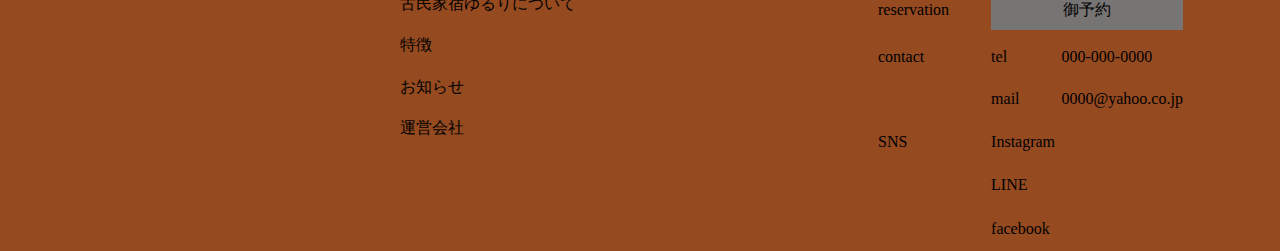
<file: feature.html>
<!doctype html><html><head><meta charset="UTF-8"><meta name="keywords" content="旅館"><meta name="viewport" content="width=device-width, initial-scale=1"><meta name="description" content="このページは松本紗也加のportfolioです。">  <title>feature｜古民家ゆるり</title><style type="text/css">* {padding: 0px;margin: 0px;border-style: none;vertical-align: middle;list-style-type: none;font-family: "Palatino Linotype", "Book Antiqua", Palatino, serif;font-style: normal;line-height: 2.5;}main {display: block;}body {background-color: #FDE6D5;}.all {/* [disabled]overflow: hidden; */}.side {/* [disabled]float: left; */width: 20%;text-align: center;height: 100%;position: fixed;left: 0px;top: 0px;}.right {/* [disabled]left: 250px; *//* [disabled]float: left; */width: 80%;margin-left: 20%;}.main-image {background-image: url(img/main-image.png);background-repeat: no-repeat;background-size: cover;background-position: center 0%;width: 100%;}.flex {padding-top: 50px;padding-right: 0px;padding-bottom: 50px;display: flex;-webkit-box-sizing: border-box;-moz-box-sizing: border-box;box-sizing: border-box;align-items: center;}.flex-in {display: flex;flex-direction: column;text-align: left;padding-right: 20px;}.about .flex-in p img {margin-top: 100px;}h2 {font-size: 100px;line-height: 1.2;}h3 {font-size: 50px;line-height: 1.2;padding-bottom: 50px;}h3 span  {font-size: 20px;line-height: normal;vertical-align: middle;}span:before {content: "---";}.flex-in   {padding-left: 0px;padding-top: 50px;padding-bottom: 50px;}.feature {margin: 0 auto;width: auto;}.feature .flex {justify-content: space-around;display: flex;}.news .flex-in p img {}.reservation p  {text-align: right;position: relative;}.reservation h3 {position: absolute;z-index: 999;margin-top: 130px;}.footer2 {margin-left: 100px;}.footer3 {margin-left: 300px;}footer {background-color: #954A20;width: １００％;padding-top: 20px;/* [disabled]padding-bottom: 100px; */padding-left: 300px;-webkit-box-sizing: border-box;-moz-box-sizing: border-box;box-sizing: border-box;display: flex;}a {text-decoration: none;color: #010101;}a:hover {color: #ACA9A9;}.footer-btn {padding: 0px 20px;background-color: #777474;margin: 5px 0px;text-align: center;}nav {margin-top: 20px;}.viewmore  {background-color: #000000;border-radius: 20px;color: #FAF7F7;width: 100px;height: auto;float: none;margin-left: auto;margin-right: 0px;text-align: center;margin-top: 5px;}.feature h3 span {text-align: center;}.feature h3 {text-align: center;}.news dt {float: left;width: 500px;}.news dl {padding-left: 20px;}.news dd {padding-left: 20px;border-bottom: 1px dotted #000000;}.news .flex  {display: flex;justify-content: flex-start;}.news .flex h3, .news .flex dl {margin-left: 50px;}.footer3 td {padding-right: 40px;}.all {overflow: hidden;}.right main h2 {text-align: center;}.right main .ttl_sub {text-align: center;}.p_center   {text-align: center;margin-top: 20vh;margin-bottom: 20vh;}.p_left   {text-align: left;}.p_right   {text-align: right;margin-top: 10vh;margin-bottom: 10vh;}.feature .flex p img  {margin: 0px 20px;}.water .flex p img {}.water .flex {align-items: center;justify-content: space-around;}.water .flex p img {margin-left: -50px;align-items: center;}.star {}.star .flex img {margin-right: 20px;}section {padding-top: 100px;}.feature p {text-align: center;}.meat {}.meat .flex {justify-content: center;}.meat p  {padding: 0px 5px;text-align: center;}</style><script type="text/javascript" src="js/jquery-3.5.1.min.js"></script>  <script type="text/javascript" src="js/jquery.smoothscroll.js"></script><!--The following script tag downloads a font from the Adobe Edge Web Fonts server for use within the web page. We recommend that you do not modify it.--><script>var __adobewebfontsappname__="dreamweaver"function MM_preloadImages() { //v3.0  var d=document; if(d.images){ if(!d.MM_p) d.MM_p=new Array();    var i,j=d.MM_p.length,a=MM_preloadImages.arguments; for(i=0; i<a.length; i++)    if (a[i].indexOf("#")!=0){ d.MM_p[j]=new Image; d.MM_p[j++].src=a[i];}}}function MM_swapImgRestore() { //v3.0  var i,x,a=document.MM_sr; for(i=0;a&&i<a.length&&(x=a[i])&&x.oSrc;i++) x.src=x.oSrc;}function MM_findObj(n, d) { //v4.01  var p,i,x;  if(!d) d=document; if((p=n.indexOf("?"))>0&&parent.frames.length) {    d=parent.frames[n.substring(p+1)].document; n=n.substring(0,p);}  if(!(x=d[n])&&d.all) x=d.all[n]; for (i=0;!x&&i<d.forms.length;i++) x=d.forms[i][n];  for(i=0;!x&&d.layers&&i<d.layers.length;i++) x=MM_findObj(n,d.layers[i].document);  if(!x && d.getElementById) x=d.getElementById(n); return x;}function MM_swapImage() { //v3.0  var i,j=0,x,a=MM_swapImage.arguments; document.MM_sr=new Array; for(i=0;i<(a.length-2);i+=3)   if ((x=MM_findObj(a[i]))!=null){document.MM_sr[j++]=x; if(!x.oSrc) x.oSrc=x.src; x.src=a[i+2];}}</script><script src="http://use.edgefonts.net/abril-fatface:n4:default.js" type="text/javascript"></script></head><body onLoad="MM_preloadImages('img/photo1_on.png','img/photo2_on.png','img/photo03_on.png')"><div class="all">    <div class="side">        <h1><a href="index.html"><img src="img/logo.png" width="131" height="118" alt="logo"/></a>        </h1>        <nav>            <ul>                <li><a href="about.html">古民家宿ゆるりについて</a></li>                <li><a href="feature.html">特徴</a></li>                <li><a href="news.html">お知らせ</a></li>                <li><a href="company.html">運営会社</a></li>                <li><a href="reservation.html">御予約</a></li>            </ul>        </nav>    </div>    <div class="right">        <main>            <section class="feature">                <h2>Feature</h2>                <h3 class="ttl_sub">特徴</h3>                    <p>この文章はダミーです。文字の大きさ、量、字間、行間等を確認するために入れています。</p>                    <p>この文章はダミーです。文字の大きさ、量、字間、行間等を確認するために入れています。</p>                    <p>この文章はダミーです。</p>                    <p>文字の大きさ、量、字間、行間等を確認するために入れています。この文章はダミーです。文字の大きさ、量、字間、行間等を確認するために入れています。この文章はダミーです。文字の大きさ、量、字間、行間等を確認するために入れ</p>                <div class="flex">                         <p><a href="#water"><img src="img/photo1.png" alt="水" width="305" height="389" id="f_photo01" onMouseOver="MM_swapImage('f_photo01','','img/photo1_on.png',1)" onMouseOut="MM_swapImgRestore()"/></a></p>                        <p><a href="#star"><img src="img/photo2.png" alt="夜空" width="305" height="389" id="f_photo02" onMouseOver="MM_swapImage('f_photo02','','img/photo2_on.png',1)" onMouseOut="MM_swapImgRestore()" border="0"/></a></p>                        <p><a href="#meat"><img src="img/photo3.png" alt="照り焼き" width="305" height="389" id="f_photo03" onMouseOver="MM_swapImage('f_photo03','','img/photo03_on.png',1)" onMouseOut="MM_swapImgRestore()"/></a></p>                </div>            </section>            <section class="water">             <h3 id="water">水</h3>                <p class="p_left"><img src="img/wather1.png" width="541" height="384" alt="山"/></p>                        <div class="flex">                        <p>料理で使っている水はもちろん、お風呂で使っている水も<br>                            奥多摩の厳選された水を使用しています。<br>                            軟水で柔らかい水質です。</p>                                                        <p><img src="img/water2.png" width="322" height="408" alt="川"/></p>                        </div>                <div class="flex">                    <p>&nbsp;</p>                    <p><img src="img/water3.png" width="493" height="332" alt="川"/></p>                    <p>夏には川辺で遊んでみていかがですか</p>                </div>            </section>            <section class="star">              <h3 id="star">星空</h3>                <p><img src="img/star1.png" width="616" height="371" alt="星空"/></p>                <p class="p_right"><img src="img/star2.png" width="328" height="249" alt="星空"/></p>                <p></p>                <div class="flex">                    <p><img src="img/star3.png" width="366" height="267" alt="望遠鏡"/></p>                    <div class="flex-in">                        <p>この文章はダミーです。文字の大きさ、量、字間、行間等を確認するために入れています。</p>                        <p>この文章はダミーです。文字の大きさ、量、字間、行間等を確認するために入れています。</p>                        <p>この文章はダミーです。文字の大きさ、量、字間、行間等</p>                        <p>を確認するために入れています。この文章はダミーです。文字の大きさ、量、字間、行間等を確認するために入れています。</p>                        <p>この文章はダミーです。</p>                    </div>                </div>            </section>           <section class="meat">                <h3 id="meat">食事</h3>    <p><img src="img/meat1.png" width="568" height="291" alt="刺身"/></p>                             <div class="flex">                    <p><img src="img/meat2.png" width="125" height="79" alt="刺身"/></p>                    <p><img src="img/meat3.png" width="125" height="79" alt="肉"/></p>                    <p><img src="img/mear4.png" width="125" height="79" alt="寿司"/></p>                    <p><img src="img/mear5.png" width="125" height="79" alt="照り焼き"/></p>                </div>            </section>        </main>     </div></div>        <footer>                        <div class="footer2">                <ul>                    <li><a href="about.html">古民家宿ゆるりについて</a></li>                    <li><a href="feature.html">特徴</a></li>                    <li><a href="news.html">お知らせ</a></li>                    <li><a href="company.html">運営会社</a></li>                </ul>            </div>              <div class="footer3">                <table>                    <tbody>                        <tr>                            <td>reservation</td>                            <td colspan="2"><a href="reservation.html">                                <div class="footer-btn">御予約</div>                            </a></td>                        </tr>                        <tr>                            <td>contact</td>                            <td>tel </td>                            <td>000-000-0000</td>                        </tr>                        <tr>                            <td>&nbsp;</td>                            <td>mail</td>                            <td>0000@yahoo.co.jp</td>                        </tr>                        <tr>                            <td>SNS</td>                            <td colspan="2"><a href="#">Instagram</a></td>                        </tr>                        <tr>                            <td>&nbsp;</td>                            <td colspan="2"><a href="#">LINE</a></td>                        </tr>                        <tr>                            <td>&nbsp;</td>                            <td colspan="2"><a href="#">facebook</a></td>                        </tr>                    </tbody>                </table>            </div>        </footer></body></html>
</file>
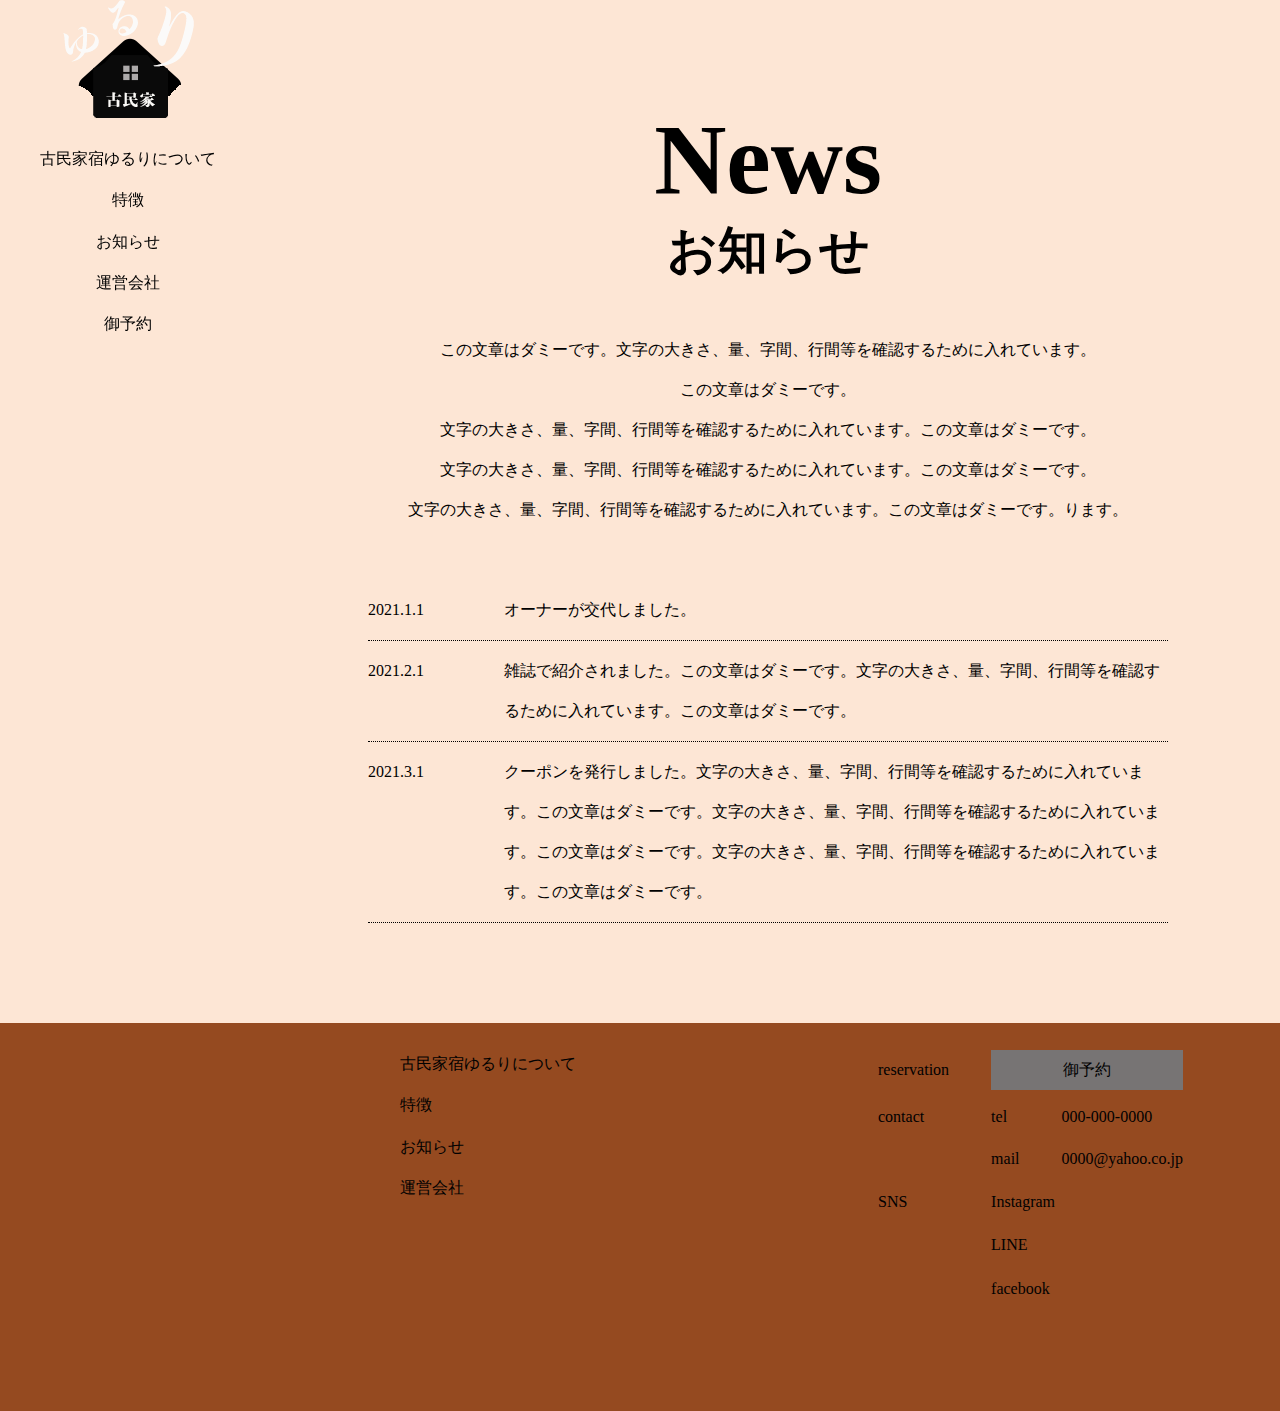
<file: news.html>
<!doctype html><html><head><meta charset="UTF-8"><meta name="keywords" content="旅館"><meta name="viewport" content="width=device-width, initial-scale=1"><meta name="description" content="このページは松本紗也加のportfolioです。"><title>news｜古民家ゆるり</title><style type="text/css">* {padding: 0px;margin: 0px;border-style: none;vertical-align: middle;list-style-type: none;font-family: "Palatino Linotype", "Book Antiqua", Palatino, serif;font-style: normal;line-height: 2.5;}main {display: block;}body {background-color: #FDE6D5;}.all {/* [disabled]overflow: hidden; */}.side {/* [disabled]float: left; */width: 20%;text-align: center;height: 100%;position: fixed;left: 0px;top: 0px;}.right {/* [disabled]left: 250px; *//* [disabled]float: left; */width: 80%;margin-left: 20%;}.main-image {background-image: url(img/main-image.png);background-repeat: no-repeat;background-size: cover;background-position: center 0%;width: 100%;}.flex {padding-top: 50px;padding-right: 0px;padding-bottom: 50px;display: flex;-webkit-box-sizing: border-box;-moz-box-sizing: border-box;box-sizing: border-box;align-items: center;}.flex-in {display: flex;flex-direction: column;text-align: left;padding-right: 20px;}footer {display: flex;}h2 {font-size: 100px;line-height: 1.2;}h3 {font-size: 50px;line-height: 1.2;padding-bottom: 50px;}h3 span  {font-size: 20px;line-height: normal;vertical-align: middle;}span:before {content: "---";}.flex-in   {padding-left: 0px;padding-top: 50px;padding-bottom: 50px;}.news .flex-in p img {}.footer2 {margin-left: 100px;}.footer3 {margin-left: 300px;}footer {background-color: #954A20;width: １００％;padding-top: 20px;padding-bottom: 100px;padding-left: 300px;-webkit-box-sizing: border-box;-moz-box-sizing: border-box;box-sizing: border-box;}a {text-decoration: none;color: #010101;}a:hover {color: #ACA9A9;}.footer-btn {padding: 0px 20px;background-color: #777474;margin: 5px 0px;text-align: center;}nav {margin-top: 20px;}.news dt {text-align: left;padding-top: 10px;padding-left: 0px;float: left;width: 8em;}.news dl {margin-top: 50px;margin-right: auto;margin-left: auto;margin-bottom: 0;width: 800px;}.news dd {padding-left: 8.5em;border-bottom: 1px dotted #000000;text-align: left;padding-top: 10px;padding-bottom: 10px;}.news .flex  {display: flex;justify-content: flex-start;}.news .flex h3, .news .flex dl {margin-left: 50px;}.footer3 td {padding-right: 40px;}.all {overflow: hidden;}.right main h2 {text-align: center;}.right main .ttl_sub {text-align: center;}.p_center   {text-align: center;margin-top: 20vh;margin-bottom: 20vh;}.p_left   {text-align: left;}.p_right   {text-align: right;margin-top: 10vh;margin-bottom: 10vh;}.news p {text-align: center;}section {padding-top: 100px;padding-bottom: 100px;}</style><script type="text/javascript" src="js/jquery-3.5.1.min.js"></script></head><body><div class="all">    <div class="side">        <h1><a href="index.html"><img src="img/logo.png" width="131" height="118" alt=""/></a>        </h1>        <nav>            <ul>                <li><a href="about.html">古民家宿ゆるりについて</a></li>                <li><a href="feature.html">特徴</a></li>                <li><a href="news.html">お知らせ</a></li>                <li><a href="company.html">運営会社</a></li>                <li><a href="reservation.html">御予約</a></li>            </ul>        </nav>    </div>    <div class="right">        <main>            <section class="news">                <h2>News</h2>                <h3 class="ttl_sub">お知らせ</h3>                                <p>この文章はダミーです。文字の大きさ、量、字間、行間等を確認するために入れています。</p>                <p>この文章はダミーです。</p>                <p>文字の大きさ、量、字間、行間等を確認するために入れています。この文章はダミーです。</p>                <p>文字の大きさ、量、字間、行間等を確認するために入れています。この文章はダミーです。</p>                <p>文字の大きさ、量、字間、行間等を確認するために入れています。この文章はダミーです。ります。</p>                        <dl>                            <dt>2021.1.1</dt>                            <dd>オーナーが交代しました。</dd>                            <dt>2021.2.1</dt>                            <dd>雑誌で紹介されました。この文章はダミーです。文字の大きさ、量、字間、行間等を確認するために入れています。この文章はダミーです。</dd>                            <dt>2021.3.1</dt>                            <dd>クーポンを発行しました。文字の大きさ、量、字間、行間等を確認するために入れています。この文章はダミーです。文字の大きさ、量、字間、行間等を確認するために入れています。この文章はダミーです。文字の大きさ、量、字間、行間等を確認するために入れています。この文章はダミーです。</dd>                        </dl>            </section>        </main>     </div></div>        <footer>                        <div class="footer2">                <ul>                    <li><a href="about.html">古民家宿ゆるりについて</a></li>                    <li><a href="feature.html">特徴</a></li>                    <li><a href="news.html">お知らせ</a></li>                    <li><a href="company.html">運営会社</a></li>                </ul>            </div>              <div class="footer3">                <table>                    <tbody>                        <tr>                            <td>reservation</td>                            <td colspan="2"><a href="reservation.html">                                <div class="footer-btn">御予約</div>                            </a></td>                        </tr>                        <tr>                            <td>contact</td>                            <td>tel </td>                            <td>000-000-0000</td>                        </tr>                        <tr>                            <td>&nbsp;</td>                            <td>mail</td>                            <td>0000@yahoo.co.jp</td>                        </tr>                        <tr>                            <td>SNS</td>                            <td colspan="2"><a href="#">Instagram</a></td>                        </tr>                        <tr>                            <td>&nbsp;</td>                            <td colspan="2"><a href="#">LINE</a></td>                        </tr>                        <tr>                            <td>&nbsp;</td>                            <td colspan="2"><a href="#">facebook</a></td>                        </tr>                    </tbody>                </table>            </div>        </footer></body></html>
</file>
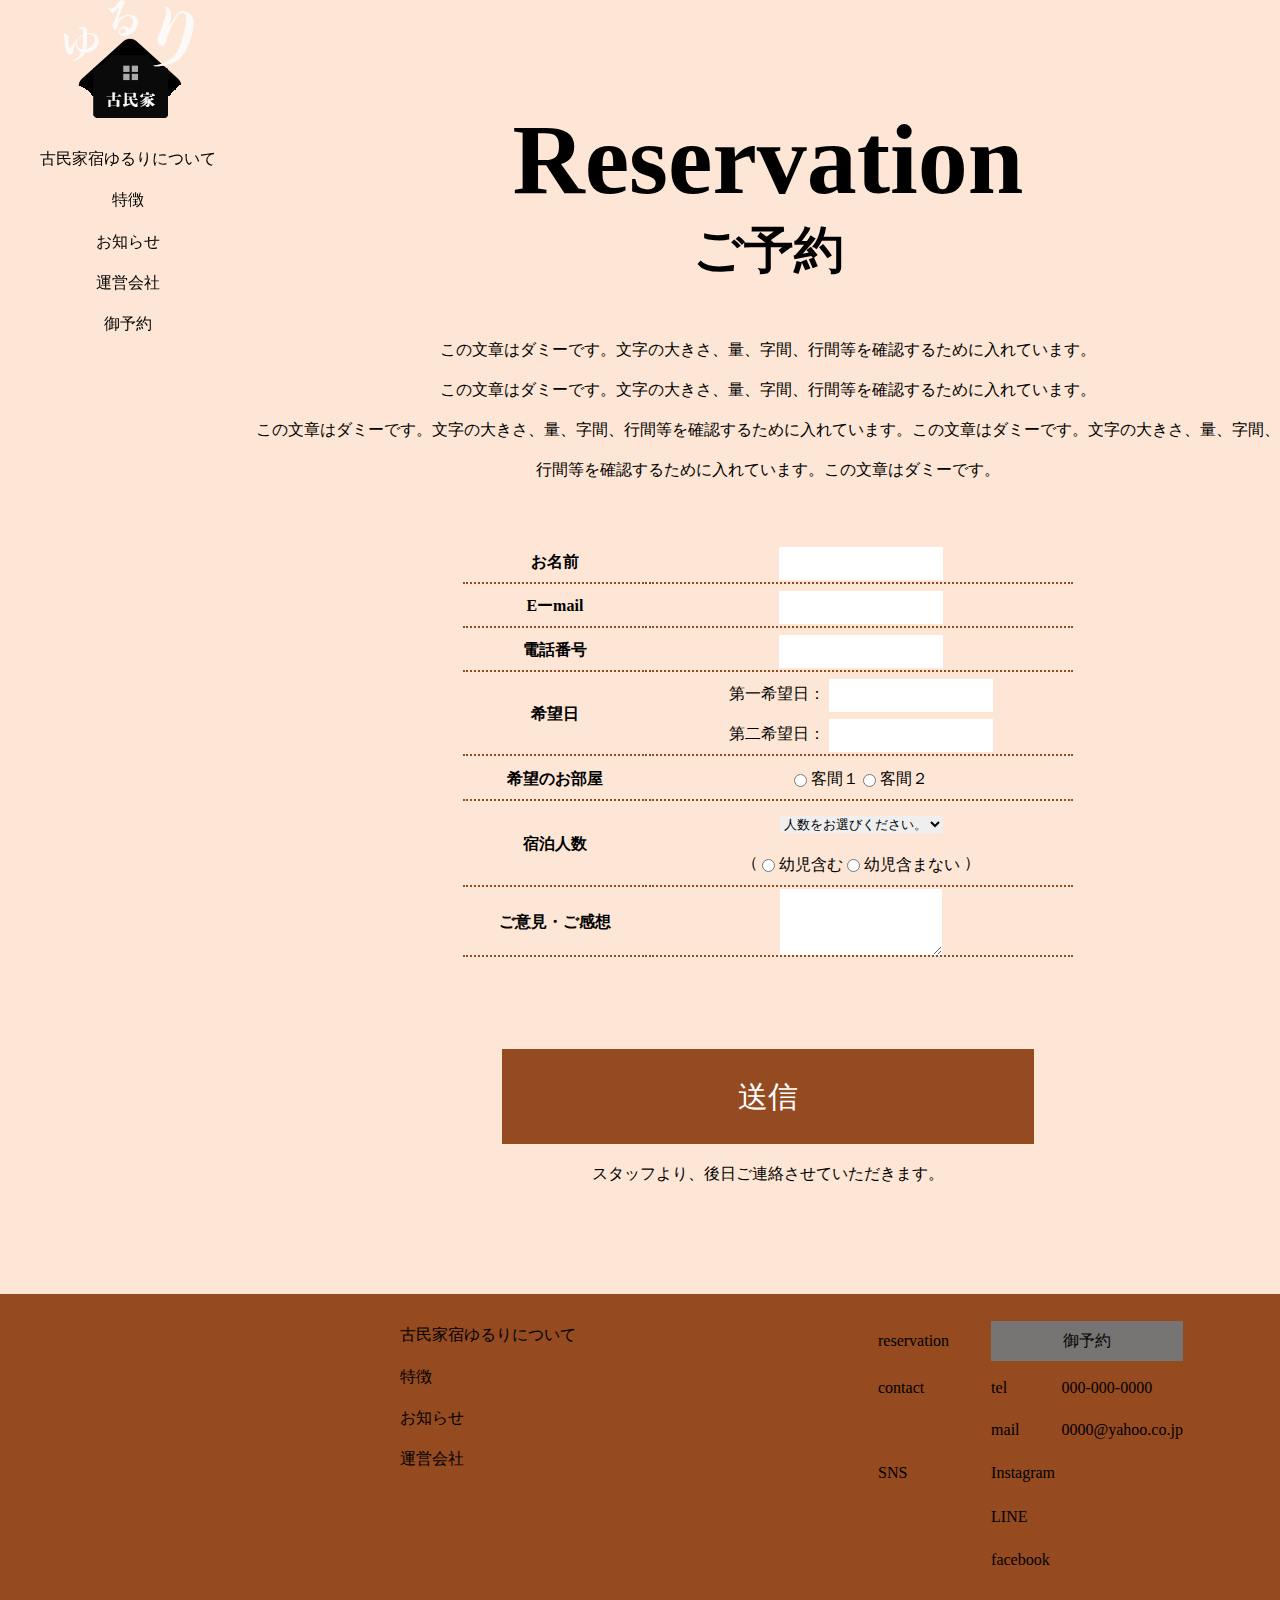
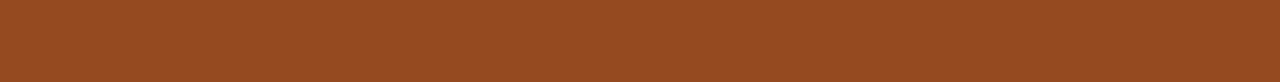
<file: reservation.html>
<!doctype html><html><head><meta charset="UTF-8"><meta name="keywords" content="旅館"><meta name="viewport" content="width=device-width, initial-scale=1"><meta name="description" content="このページは松本紗也加のportfolioです。">  <title>reservation｜古民家ゆるり</title><style type="text/css">* {padding: 0px;margin: 0px;border-style: none;vertical-align: middle;list-style-type: none;font-family: "Palatino Linotype", "Book Antiqua", Palatino, serif;font-style: normal;line-height: 2.5;}main {display: block;}body {background-color: #FDE6D5;}.all {/* [disabled]overflow: hidden; */}.side {/* [disabled]float: left; */width: 20%;text-align: center;height: 100%;position: fixed;left: 0px;top: 0px;}.right {/* [disabled]left: 250px; *//* [disabled]float: left; */width: 80%;margin-left: 20%;}.main-image {background-image: url(img/main-image.png);background-repeat: no-repeat;background-size: cover;background-position: center 0%;width: 100%;}.flex {padding-top: 50px;padding-right: 0px;padding-bottom: 50px;display: flex;-webkit-box-sizing: border-box;-moz-box-sizing: border-box;box-sizing: border-box;align-items: center;}.flex-in {display: flex;flex-direction: column;text-align: left;padding-right: 20px;}footer {display: flex;}h2 {font-size: 100px;line-height: 1.2;}h3 {font-size: 50px;line-height: 1.2;padding-bottom: 50px;}h3 span  {font-size: 20px;line-height: normal;vertical-align: middle;}span:before {content: "---";}.flex-in   {padding-left: 0px;padding-top: 50px;padding-bottom: 50px;}.reservation h3 {}.footer2 {margin-left: 100px;}.footer3 {margin-left: 300px;}footer {background-color: #954A20;width: １００％;padding-top: 20px;padding-bottom: 100px;padding-left: 300px;-webkit-box-sizing: border-box;-moz-box-sizing: border-box;box-sizing: border-box;}a {text-decoration: none;color: #010101;}a:hover {color: #ACA9A9;}.footer-btn {padding: 0px 20px;background-color: #777474;margin: 5px 0px;text-align: center;}nav {margin-top: 20px;}.footer3 td {padding-right: 40px;}.all {overflow: hidden;}.right main h2 {text-align: center;}.right main .ttl_sub {text-align: center;}.p_center   {text-align: center;margin-top: 20vh;margin-bottom: 20vh;}.p_left   {text-align: left;}.p_right   {text-align: right;margin-top: 10vh;margin-bottom: 10vh;}.reservation p {text-align: center;}.submit {padding: 10px;font-size: 30px;background-color: #954B21;width: 50%;margin-top: 40px;margin-right: auto;margin-left: auto;margin-bottom: 10px;color: #FFFFFF;  }.formtable th   {text-align: center;border-collapse: collapse;padding: 0px 10px;border-bottom: 2px dotted #944B20;}.formtable td  {padding: 0px 20px;border-bottom: 2px dotted #954B20;}.formtable {margin: 0 auto;text-align: center;width: 60%;padding: 50px 0px;}section {padding-top: 100px;padding-bottom: 100px;}</style><script type="text/javascript" src="js/jquery-3.5.1.min.js"></script></head><body><div class="all">    <div class="side">        <h1><a href="index.html"><img src="img/logo.png" width="131" height="118" alt=""/></a>        </h1>        <nav>            <ul>                <li><a href="about.html">古民家宿ゆるりについて</a></li>                <li><a href="feature.html">特徴</a></li>                <li><a href="news.html">お知らせ</a></li>                <li><a href="company.html">運営会社</a></li>                <li><a href="reservation.html">御予約</a></li>            </ul>        </nav>    </div>    <div class="right">        <main>            <section class="reservation">                <h2>Reservation</h2>                <h3 class="ttl_sub">ご予約</h3>                                <p>この文章はダミーです。文字の大きさ、量、字間、行間等を確認するために入れています。</p>                <p>この文章はダミーです。文字の大きさ、量、字間、行間等を確認するために入れています。</p>                <p>この文章はダミーです。文字の大きさ、量、字間、行間等を確認するために入れています。この文章はダミーです。文字の大きさ、量、字間、行間等を確認するために入れています。この文章はダミーです。</p>                    <table class="formtable">                        <tbody>                              <tr>                                <th scope="row">お名前</th>                                <td><input type="text" name="textfield" id="textfield"></td>                              </tr>                              <tr>                                  <th scope="row">Eーmail</th>                                  <td><input type="text" name="textfield4" id="textfield4"></td>                              </tr>                              <tr>                                  <th scope="row">電話番号</th>                                  <td><input type="text" name="textfield3" id="textfield3"></td>                              </tr>                              <tr>                                <th scope="row">希望日</th>                                <td><p>第一希望日：                                    <input type="text" name="textfield2" id="textfield2">                                </p>                                    <p>第二希望日：                                        <input type="text" name="textfield5" id="textfield5">                                    </p></td>                              </tr>                              <tr>                                <th scope="row">希望のお部屋</th>                                <td><p>                                  <label>                                    <input type="radio" name="RadioGroup1" value="客間１" id="RadioGroup1_0">                                    客間１</label>                                  <label>                                    <input type="radio" name="RadioGroup1" value="客間２" id="RadioGroup1_1">                                    客間２</label>                                </p></td>                              </tr>                              <tr>                                <th scope="row">宿泊人数</th>                                <td><p>                                    <select name="select" id="select">                                        <option>人数をお選びください。</option>                                        <option value="1人">NO,1</option>                                        <option value="2人">NO,2</option>                                        <option value="3人">NO,3</option>                                        <option value="4人">NO,4</option>                                                                          </select>                                </p>                                  <p>（                                  <label>                                    <input type="radio" name="RadioGroup1" value="幼児含む" id="RadioGroup1_0">                                    幼児含む</label>                                  <label>                                    <input type="radio" name="RadioGroup1" value="幼児含まない" id="RadioGroup1_1">                                    幼児含まない</label>                                  ）                                </p>                              </tr>                              <tr>                                <th scope="row">ご意見・ご感想</th>                                <td><textarea name="textarea" id="textarea"></textarea></td>                              </tr>                            </tbody>                          </table>                    <p class="submit">送信</p>                    <p>スタッフより、後日ご連絡させていただきます。</p>            </section>        </main>     </div></div>        <footer>                        <div class="footer2">                <ul>                    <li><a href="about.html">古民家宿ゆるりについて</a></li>                    <li><a href="feature.html">特徴</a></li>                    <li><a href="news.html">お知らせ</a></li>                    <li><a href="company.html">運営会社</a></li>                </ul>            </div>              <div class="footer3">                <table>                    <tbody>                        <tr>                            <td>reservation</td>                            <td colspan="2"><a href="reservation.html">                                <div class="footer-btn">御予約</div>                            </a></td>                        </tr>                        <tr>                            <td>contact</td>                            <td>tel </td>                            <td>000-000-0000</td>                        </tr>                        <tr>                            <td>&nbsp;</td>                            <td>mail</td>                            <td>0000@yahoo.co.jp</td>                        </tr>                        <tr>                            <td>SNS</td>                            <td colspan="2"><a href="#">Instagram</a></td>                        </tr>                        <tr>                            <td>&nbsp;</td>                            <td colspan="2"><a href="#">LINE</a></td>                        </tr>                        <tr>                            <td>&nbsp;</td>                            <td colspan="2"><a href="#">facebook</a></td>                        </tr>                    </tbody>                </table>            </div>        </footer></body></html>
</file>
